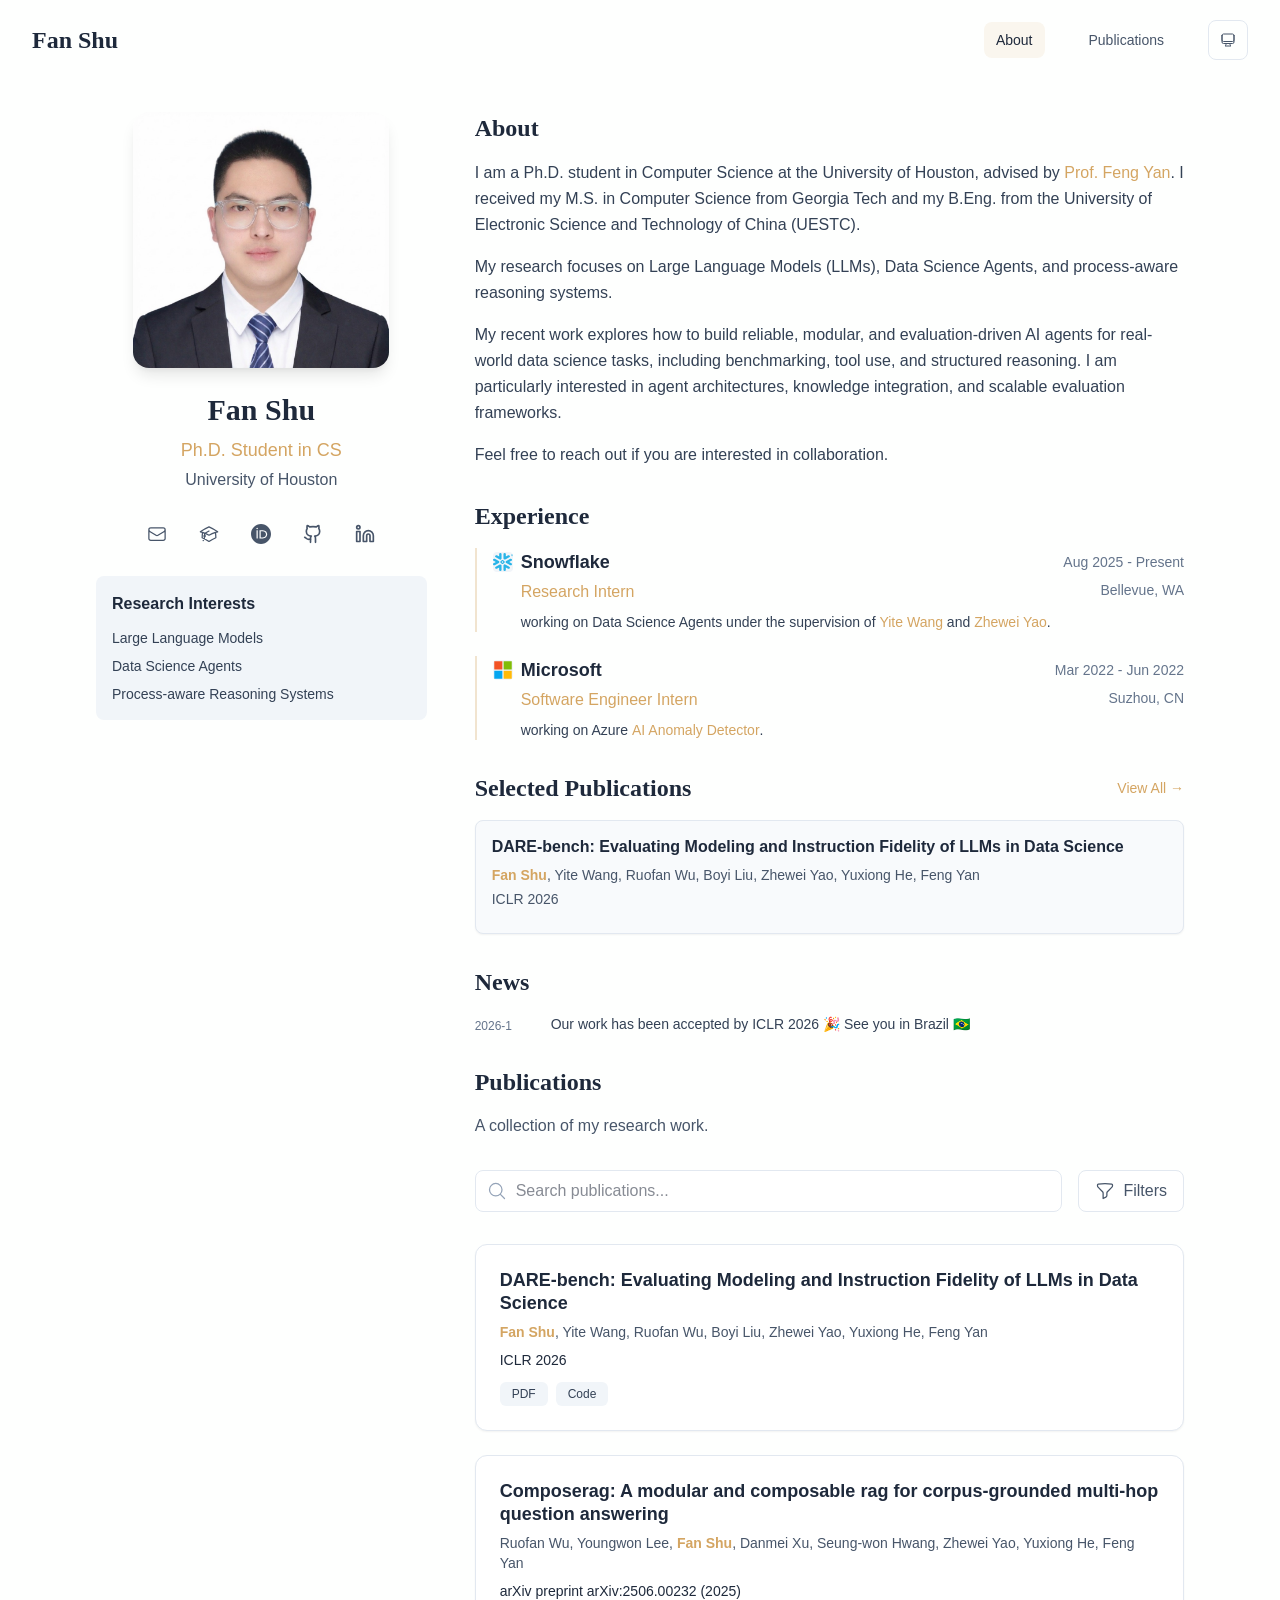
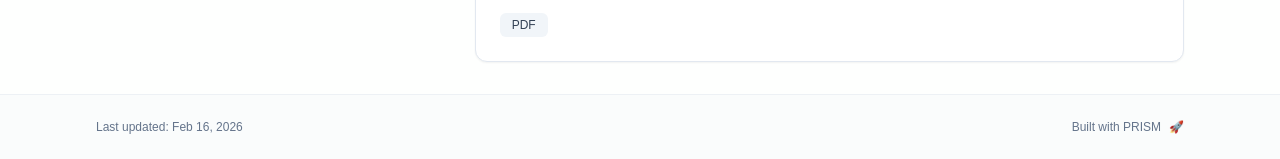
<file: index.html>
<!DOCTYPE html><html lang="en" class="scroll-smooth"><head><meta charSet="utf-8"/><meta name="viewport" content="width=device-width, initial-scale=1"/><link rel="preload" as="image" href="/shufan.jpeg"/><link rel="preload" as="image" href="/company_icon/Snowflake.svg"/><link rel="preload" as="image" href="/company_icon/microsoft.svg"/><link rel="stylesheet" href="/_next/static/css/719c2b56377aed66.css" data-precedence="next"/><link rel="preload" as="script" fetchPriority="low" href="/_next/static/chunks/webpack-679b75d1c4c2027c.js"/><script src="/_next/static/chunks/4bd1b696-70b6d399998de86a.js" async=""></script><script src="/_next/static/chunks/684-5aaa8290a129f299.js" async=""></script><script src="/_next/static/chunks/main-app-4a13977f232a47b5.js" async=""></script><script src="/_next/static/chunks/17-9c04c9413a9f9f1f.js" async=""></script><script src="/_next/static/chunks/874-6cc630662f3664af.js" async=""></script><script src="/_next/static/chunks/862-15038af301665bb3.js" async=""></script><script src="/_next/static/chunks/app/layout-05bda2a13d58d064.js" async=""></script><script src="/_next/static/chunks/873-6d5dea4355fe7ef1.js" async=""></script><script src="/_next/static/chunks/748-88b1a88a7c7088f0.js" async=""></script><script src="/_next/static/chunks/app/page-d7bfd9e85756e626.js" async=""></script><link rel="icon" href="/bloody-sword-svgrepo-com.svg" type="image/svg+xml"/><link rel="dns-prefetch" href="https://google-fonts.jialeliu.com"/><link rel="preconnect" href="https://google-fonts.jialeliu.com" crossorigin=""/><link rel="preload" as="style" href="https://google-fonts.jialeliu.com/css2?family=Inter:wght@300;400;500;600;700&amp;family=Crimson+Text:ital,wght@0,400;0,600;1,400&amp;display=swap"/><link rel="stylesheet" id="gfonts-css" href="https://google-fonts.jialeliu.com/css2?family=Inter:wght@300;400;500;600;700&amp;family=Crimson+Text:ital,wght@0,400;0,600;1,400&amp;display=swap" media="print"/><script>
              (function(){
                var l = document.getElementById('gfonts-css');
                if (!l) return;
                if (l.media !== 'all') {
                  l.addEventListener('load', function(){ try { l.media = 'all'; } catch(e){} });
                }
              })();
            </script><noscript><link rel="stylesheet" href="https://google-fonts.jialeliu.com/css2?family=Inter:wght@300;400;500;600;700&amp;family=Crimson+Text:ital,wght@0,400;0,600;1,400&amp;display=swap"/></noscript><script>
              try {
                const theme = localStorage.getItem('theme-storage');
                const parsed = theme ? JSON.parse(theme) : null;
                const setting = parsed?.state?.theme || 'system';
                const prefersDark = typeof window !== 'undefined' && window.matchMedia && window.matchMedia('(prefers-color-scheme: dark)').matches;
                const effective = setting === 'dark' ? 'dark' : (setting === 'light' ? 'light' : (prefersDark ? 'dark' : 'light'));
                var root = document.documentElement;
                root.classList.add(effective);
                root.setAttribute('data-theme', effective);
              } catch (e) {
                var root = document.documentElement;
                root.classList.add('light');
                root.setAttribute('data-theme', 'light');
              }
            </script><title>Fan Shu</title><meta name="description" content="Ph.D. Student in CS"/><meta name="author" content="Fan Shu"/><meta name="keywords" content="Fan Shu,PhD,Research,University of Houston"/><meta name="creator" content="Fan Shu"/><meta name="publisher" content="Fan Shu"/><meta property="og:title" content="Fan Shu"/><meta property="og:description" content="Ph.D. Student in CS"/><meta property="og:site_name" content="Fan Shu&#x27;s Academic Website"/><meta property="og:locale" content="en_US"/><meta property="og:type" content="website"/><meta name="twitter:card" content="summary"/><meta name="twitter:title" content="Fan Shu"/><meta name="twitter:description" content="Ph.D. Student in CS"/><link rel="icon" href="/bloody-sword-svgrepo-com.svg"/><script>document.querySelectorAll('body link[rel="icon"], body link[rel="apple-touch-icon"]').forEach(el => document.head.appendChild(el))</script><script src="/_next/static/chunks/polyfills-42372ed130431b0a.js" noModule=""></script></head><body class="font-sans antialiased"><div style="visibility:hidden"><nav class="fixed top-0 left-0 right-0 z-50" data-headlessui-state=""><div class="transition-all duration-300 ease-out bg-transparent" style="transform:translateY(-100px)"><div class="max-w-7xl mx-auto px-4 sm:px-6 lg:px-8"><div class="flex justify-between items-center h-16 lg:h-20"><div class="flex-shrink-0" tabindex="0"><a class="text-xl lg:text-2xl font-serif font-semibold text-primary hover:text-accent transition-colors duration-200" href="/">Fan Shu</a></div><div class="hidden lg:block"><div class="ml-10 flex items-center space-x-8"><div class="flex items-baseline space-x-8"><a class="relative px-3 py-2 text-sm font-medium transition-all duration-200 rounded hover:bg-accent/10 hover:shadow-sm text-primary" href="/#about"><span class="relative z-10">About</span><div class="absolute inset-0 bg-accent/10 rounded-lg"></div></a><a class="relative px-3 py-2 text-sm font-medium transition-all duration-200 rounded hover:bg-accent/10 hover:shadow-sm text-neutral-600 hover:text-primary" href="/#publications"><span class="relative z-10">Publications</span></a></div><div class="flex items-center justify-center w-10 h-10 rounded-lg border border-neutral-200 dark:border-[rgba(148,163,184,0.24)] bg-background dark:bg-neutral-800"><div class="w-4 h-4 rounded-full bg-neutral-300 animate-pulse"></div></div></div></div><div class="lg:hidden flex items-center space-x-2"><div class="flex items-center justify-center w-10 h-10 rounded-lg border border-neutral-200 dark:border-[rgba(148,163,184,0.24)] bg-background dark:bg-neutral-800"><div class="w-4 h-4 rounded-full bg-neutral-300 animate-pulse"></div></div><button class="inline-flex items-center justify-center p-2 rounded-md text-neutral-600 hover:text-primary hover:bg-neutral-100 dark:hover:bg-neutral-800 focus:outline-none focus:ring-2 focus:ring-inset focus:ring-accent transition-colors duration-200" id="headlessui-disclosure-button-«R5pdb»" type="button" aria-expanded="false" data-headlessui-state=""><span class="sr-only">Open main menu</span><div><svg xmlns="http://www.w3.org/2000/svg" fill="none" viewBox="0 0 24 24" stroke-width="1.5" stroke="currentColor" aria-hidden="true" data-slot="icon" class="block h-6 w-6"><path stroke-linecap="round" stroke-linejoin="round" d="M3.75 6.75h16.5M3.75 12h16.5m-16.5 5.25h16.5"></path></svg></div></button></div></div></div></div></nav><main class="min-h-screen pt-16 lg:pt-20"><div class="max-w-6xl mx-auto px-4 sm:px-6 lg:px-8 py-8 bg-background min-h-screen"><div class="grid grid-cols-1 lg:grid-cols-3 gap-12"><div class="lg:col-span-1"><div class="sticky top-8" style="opacity:0;transform:translateY(20px)"><div class="w-64 h-64 mx-auto mb-6 rounded-2xl overflow-hidden shadow-lg hover:shadow-xl transition-all duration-200 hover:scale-105"><img alt="Fan Shu" width="256" height="256" decoding="async" data-nimg="1" class="w-full h-full object-cover object-[32%_center]" style="color:transparent" src="/shufan.jpeg"/></div><div class="text-center mb-6"><h1 class="text-3xl font-serif font-bold text-primary mb-2">Fan Shu</h1><p class="text-lg text-accent font-medium mb-1">Ph.D. Student in CS</p><p class="text-neutral-600 mb-2">University of Houston</p></div><div class="flex flex-wrap justify-center gap-3 sm:gap-4 mb-6 relative px-2"><div class="relative"><button class="p-2 sm:p-2 transition-colors duration-200 text-neutral-600 dark:text-neutral-400 hover:text-accent" aria-label="Email"><svg xmlns="http://www.w3.org/2000/svg" fill="none" viewBox="0 0 24 24" stroke-width="1.5" stroke="currentColor" aria-hidden="true" data-slot="icon" class="h-5 w-5"><path stroke-linecap="round" stroke-linejoin="round" d="M21.75 6.75v10.5a2.25 2.25 0 0 1-2.25 2.25h-15a2.25 2.25 0 0 1-2.25-2.25V6.75m19.5 0A2.25 2.25 0 0 0 19.5 4.5h-15a2.25 2.25 0 0 0-2.25 2.25m19.5 0v.243a2.25 2.25 0 0 1-1.07 1.916l-7.5 4.615a2.25 2.25 0 0 1-2.36 0L3.32 8.91a2.25 2.25 0 0 1-1.07-1.916V6.75"></path></svg></button></div><a href="https://scholar.google.com/citations?hl=en&amp;user=0zEEb0kAAAAJ" target="_blank" rel="noopener noreferrer" class="p-2 sm:p-2 text-neutral-600 dark:text-neutral-400 hover:text-accent transition-colors duration-200" aria-label="Google Scholar"><svg xmlns="http://www.w3.org/2000/svg" fill="none" viewBox="0 0 24 24" stroke-width="1.5" stroke="currentColor" aria-hidden="true" data-slot="icon" class="h-5 w-5"><path stroke-linecap="round" stroke-linejoin="round" d="M4.26 10.147a60.438 60.438 0 0 0-.491 6.347A48.62 48.62 0 0 1 12 20.904a48.62 48.62 0 0 1 8.232-4.41 60.46 60.46 0 0 0-.491-6.347m-15.482 0a50.636 50.636 0 0 0-2.658-.813A59.906 59.906 0 0 1 12 3.493a59.903 59.903 0 0 1 10.399 5.84c-.896.248-1.783.52-2.658.814m-15.482 0A50.717 50.717 0 0 1 12 13.489a50.702 50.702 0 0 1 7.74-3.342M6.75 15a.75.75 0 1 0 0-1.5.75.75 0 0 0 0 1.5Zm0 0v-3.675A55.378 55.378 0 0 1 12 8.443m-7.007 11.55A5.981 5.981 0 0 0 6.75 15.75v-1.5"></path></svg></a><a href="https://orcid.org/0009-0007-6220-1501" target="_blank" rel="noopener noreferrer" class="p-2 sm:p-2 text-neutral-600 dark:text-neutral-400 hover:text-accent transition-colors duration-200" aria-label="ORCID"><svg viewBox="0 0 24 24" fill="currentColor" class="h-5 w-5" xmlns="http://www.w3.org/2000/svg"><path d="M12 0C5.372 0 0 5.372 0 12s5.372 12 12 12 12-5.372 12-12S18.628 0 12 0zM7.369 4.378c.525 0 .947.431.947.947s-.422.947-.947.947a.95.95 0 0 1-.947-.947c0-.525.422-.947.947-.947zm-.722 3.038h1.444v10.041H6.647V7.416zm3.562 0h3.9c3.712 0 5.344 2.653 5.344 5.025 0 2.578-2.016 5.025-5.325 5.025h-3.919V7.416zm1.444 1.303v7.444h2.297c3.272 0 4.022-2.484 4.022-3.722 0-2.016-1.284-3.722-4.097-3.722h-2.222z"></path></svg></a><a href="https://github.com/fan-shu" target="_blank" rel="noopener noreferrer" class="p-2 sm:p-2 text-neutral-600 dark:text-neutral-400 hover:text-accent transition-colors duration-200" aria-label="GitHub"><svg xmlns="http://www.w3.org/2000/svg" width="24" height="24" viewBox="0 0 24 24" fill="none" stroke="currentColor" stroke-width="2" stroke-linecap="round" stroke-linejoin="round" class="lucide lucide-github h-5 w-5" aria-hidden="true"><path d="M15 22v-4a4.8 4.8 0 0 0-1-3.5c3 0 6-2 6-5.5.08-1.25-.27-2.48-1-3.5.28-1.15.28-2.35 0-3.5 0 0-1 0-3 1.5-2.64-.5-5.36-.5-8 0C6 2 5 2 5 2c-.3 1.15-.3 2.35 0 3.5A5.403 5.403 0 0 0 4 9c0 3.5 3 5.5 6 5.5-.39.49-.68 1.05-.85 1.65-.17.6-.22 1.23-.15 1.85v4"></path><path d="M9 18c-4.51 2-5-2-7-2"></path></svg></a><a href="https://www.linkedin.com/in/fan-shu-1947811b9" target="_blank" rel="noopener noreferrer" class="p-2 sm:p-2 text-neutral-600 dark:text-neutral-400 hover:text-accent transition-colors duration-200" aria-label="LinkedIn"><svg xmlns="http://www.w3.org/2000/svg" width="24" height="24" viewBox="0 0 24 24" fill="none" stroke="currentColor" stroke-width="2" stroke-linecap="round" stroke-linejoin="round" class="lucide lucide-linkedin h-5 w-5" aria-hidden="true"><path d="M16 8a6 6 0 0 1 6 6v7h-4v-7a2 2 0 0 0-2-2 2 2 0 0 0-2 2v7h-4v-7a6 6 0 0 1 6-6z"></path><rect width="4" height="12" x="2" y="9"></rect><circle cx="4" cy="4" r="2"></circle></svg></a></div><div class="bg-neutral-100 dark:bg-neutral-800 rounded-lg p-4 mb-6 hover:shadow-lg transition-all duration-200 hover:scale-[1.02]"><h3 class="font-semibold text-primary mb-3">Research Interests</h3><div class="space-y-2 text-sm text-neutral-700 dark:text-neutral-500"><div>Large Language Models</div><div>Data Science Agents</div><div>Process-aware Reasoning Systems</div></div></div></div></div><div class="lg:col-span-2 space-y-8"><section id="about" class="scroll-mt-24 space-y-8"><section style="opacity:0;transform:translateY(20px)"><h2 class="text-2xl font-serif font-bold text-primary mb-4">About</h2><div class="text-neutral-700 dark:text-neutral-600 leading-relaxed"><p class="mb-4 last:mb-0">I am a Ph.D. student in Computer Science at the University of Houston, advised by <a href="https://www2.cs.uh.edu/~fyan/index.html" node="[object Object]" target="_blank" rel="noopener noreferrer" class="text-accent font-medium transition-all duration-200 rounded hover:bg-accent/10 hover:shadow-sm">Prof. Feng Yan</a>. I received my M.S. in Computer Science from Georgia Tech and my B.Eng. from the University of Electronic Science and Technology of China (UESTC).</p>
<p class="mb-4 last:mb-0">My research focuses on Large Language Models (LLMs), Data Science Agents, and process-aware reasoning systems.</p>
<p class="mb-4 last:mb-0">My recent work explores how to build reliable, modular, and evaluation-driven AI agents for real-world data science tasks, including benchmarking, tool use, and structured reasoning. I am particularly interested in agent architectures, knowledge integration, and scalable evaluation frameworks.</p>
<p class="mb-4 last:mb-0">Feel free to reach out if you are interested in collaboration.</p></div></section><section style="opacity:0;transform:translateY(20px)"><h2 class="text-2xl font-serif font-bold text-primary mb-4">Experience</h2><div class="space-y-6"><div class="border-l-2 border-accent/30 pl-4"><div class="flex flex-col sm:flex-row sm:items-center sm:justify-between mb-1"><div class="flex items-center gap-2"><img src="/company_icon/Snowflake.svg" alt="Snowflake" class="w-5 h-5 rounded object-contain bg-neutral-100 dark:bg-neutral-800"/><h3 class="text-lg font-semibold text-primary">Snowflake</h3></div><span class="text-sm text-neutral-500">Aug 2025 - Present</span></div><div class="pl-7"><div class="flex flex-col sm:flex-row sm:justify-between mb-2"><p class="text-base text-accent font-medium">Research Intern</p><span class="text-sm text-neutral-500">Bellevue, WA</span></div><div class="text-sm text-neutral-700 dark:text-neutral-600"><p>working on Data Science Agents under the supervision of <a href="https://yitewang.github.io/" node="[object Object]" target="_blank" rel="noopener noreferrer" class="text-accent font-medium transition-all duration-200 rounded hover:bg-accent/10 hover:shadow-sm">Yite Wang</a> and <a href="https://yaozhewei.github.io/" node="[object Object]" target="_blank" rel="noopener noreferrer" class="text-accent font-medium transition-all duration-200 rounded hover:bg-accent/10 hover:shadow-sm">Zhewei Yao</a>.</p></div></div></div><div class="border-l-2 border-accent/30 pl-4"><div class="flex flex-col sm:flex-row sm:items-center sm:justify-between mb-1"><div class="flex items-center gap-2"><img src="/company_icon/microsoft.svg" alt="Microsoft" class="w-5 h-5 rounded object-contain bg-neutral-100 dark:bg-neutral-800"/><h3 class="text-lg font-semibold text-primary">Microsoft</h3></div><span class="text-sm text-neutral-500">Mar 2022 - Jun 2022</span></div><div class="pl-7"><div class="flex flex-col sm:flex-row sm:justify-between mb-2"><p class="text-base text-accent font-medium">Software Engineer Intern</p><span class="text-sm text-neutral-500">Suzhou, CN</span></div><div class="text-sm text-neutral-700 dark:text-neutral-600"><p>working on Azure <a href="https://azure.microsoft.com/en-us/products/ai-services/ai-anomaly-detector" node="[object Object]" target="_blank" rel="noopener noreferrer" class="text-accent font-medium transition-all duration-200 rounded hover:bg-accent/10 hover:shadow-sm">AI Anomaly Detector</a>.</p></div></div></div></div></section><section style="opacity:0;transform:translateY(20px)"><div class="flex items-center justify-between mb-4"><h2 class="text-2xl font-serif font-bold text-primary">Selected Publications</h2><a class="text-accent hover:text-accent-dark text-sm font-medium transition-all duration-200 rounded hover:bg-accent/10 hover:shadow-sm" href="/#publications">View All →</a></div><div class="space-y-4"><div class="bg-neutral-50 dark:bg-neutral-800 p-4 rounded-lg shadow-sm border border-neutral-200 dark:border-[rgba(148,163,184,0.24)] hover:shadow-lg transition-all duration-200 hover:scale-[1.02]" style="opacity:0;transform:translateY(20px)"><h3 class="font-semibold text-primary mb-2 leading-tight">DARE-bench: Evaluating Modeling and Instruction Fidelity of LLMs in Data Science</h3><p class="text-sm text-neutral-600 dark:text-neutral-500 mb-1"><span><span class="font-semibold text-accent ">Fan Shu</span>, </span><span><span class=" ">Yite Wang</span>, </span><span><span class=" ">Ruofan Wu</span>, </span><span><span class=" ">Boyi Liu</span>, </span><span><span class=" ">Zhewei Yao</span>, </span><span><span class=" ">Yuxiong He</span>, </span><span><span class=" ">Feng Yan</span></span></p><p class="text-sm text-neutral-600 dark:text-neutral-500 mb-2">ICLR 2026</p></div></div></section><section style="opacity:0;transform:translateY(20px)"><h2 class="text-2xl font-serif font-bold text-primary mb-4">News</h2><div class="space-y-3"><div class="flex items-start space-x-3"><span class="text-xs text-neutral-500 mt-1 w-16 flex-shrink-0">2026-1</span><p class="text-sm text-neutral-700">Our work has been accepted by ICLR 2026 🎉 See you in Brazil 🇧🇷</p></div></div></section></section><section id="publications" class="scroll-mt-24 space-y-8"><div style="opacity:0;transform:translateY(20px)"><div class="mb-8"><h1 class="text-2xl font-serif font-bold text-primary mb-4">Publications</h1><p class="text-base text-neutral-600 dark:text-neutral-500 max-w-2xl">A collection of my research work.</p></div><div class="mb-8 space-y-4"><div class="flex flex-col sm:flex-row gap-4"><div class="relative flex-grow"><svg xmlns="http://www.w3.org/2000/svg" fill="none" viewBox="0 0 24 24" stroke-width="1.5" stroke="currentColor" aria-hidden="true" data-slot="icon" class="absolute left-3 top-1/2 transform -translate-y-1/2 h-5 w-5 text-neutral-400"><path stroke-linecap="round" stroke-linejoin="round" d="m21 21-5.197-5.197m0 0A7.5 7.5 0 1 0 5.196 5.196a7.5 7.5 0 0 0 10.607 10.607Z"></path></svg><input type="text" placeholder="Search publications..." class="w-full pl-10 pr-4 py-2 rounded-lg border border-neutral-200 dark:border-neutral-800 bg-white dark:bg-neutral-900 focus:ring-2 focus:ring-accent focus:border-transparent transition-all duration-200" value=""/></div><button class="flex items-center justify-center px-4 py-2 rounded-lg border transition-all duration-200 bg-white dark:bg-neutral-900 border-neutral-200 dark:border-neutral-800 text-neutral-600 hover:border-accent hover:text-accent"><svg xmlns="http://www.w3.org/2000/svg" fill="none" viewBox="0 0 24 24" stroke-width="1.5" stroke="currentColor" aria-hidden="true" data-slot="icon" class="h-5 w-5 mr-2"><path stroke-linecap="round" stroke-linejoin="round" d="M12 3c2.755 0 5.455.232 8.083.678.533.09.917.556.917 1.096v1.044a2.25 2.25 0 0 1-.659 1.591l-5.432 5.432a2.25 2.25 0 0 0-.659 1.591v2.927a2.25 2.25 0 0 1-1.244 2.013L9.75 21v-6.568a2.25 2.25 0 0 0-.659-1.591L3.659 7.409A2.25 2.25 0 0 1 3 5.818V4.774c0-.54.384-1.006.917-1.096A48.32 48.32 0 0 1 12 3Z"></path></svg>Filters</button></div></div><div class="space-y-6"><div class="bg-white dark:bg-neutral-900 p-6 rounded-xl shadow-sm border border-neutral-200 dark:border-neutral-800 hover:shadow-md transition-all duration-200" style="opacity:0;transform:translateY(20px)"><div class="flex flex-col md:flex-row gap-6"><div class="flex-grow"><h3 class="text-lg font-semibold text-primary mb-2 leading-tight">DARE-bench: Evaluating Modeling and Instruction Fidelity of LLMs in Data Science</h3><p class="text-sm text-neutral-600 dark:text-neutral-400 mb-2"><span><span class="font-semibold text-accent ">Fan Shu</span>, </span><span><span class=" ">Yite Wang</span>, </span><span><span class=" ">Ruofan Wu</span>, </span><span><span class=" ">Boyi Liu</span>, </span><span><span class=" ">Zhewei Yao</span>, </span><span><span class=" ">Yuxiong He</span>, </span><span><span class=" ">Feng Yan</span></span></p><p class="text-sm font-medium text-neutral-800 dark:text-neutral-600 mb-3">ICLR 2026</p><div class="flex flex-wrap gap-2 mt-auto"><a href="https://arxiv.org/pdf/2602.24288" target="_blank" rel="noopener noreferrer" class="inline-flex items-center px-3 py-1 rounded-md text-xs font-medium bg-neutral-100 dark:bg-neutral-800 text-neutral-700 dark:text-neutral-300 hover:bg-accent hover:text-white transition-colors">PDF</a><a href="https://github.com/Snowflake-Labs/dare-bench" target="_blank" rel="noopener noreferrer" class="inline-flex items-center px-3 py-1 rounded-md text-xs font-medium bg-neutral-100 dark:bg-neutral-800 text-neutral-700 dark:text-neutral-300 hover:bg-accent hover:text-white transition-colors">Code</a></div></div></div></div><div class="bg-white dark:bg-neutral-900 p-6 rounded-xl shadow-sm border border-neutral-200 dark:border-neutral-800 hover:shadow-md transition-all duration-200" style="opacity:0;transform:translateY(20px)"><div class="flex flex-col md:flex-row gap-6"><div class="flex-grow"><h3 class="text-lg font-semibold text-primary mb-2 leading-tight">Composerag: A modular and composable rag for corpus-grounded multi-hop question answering</h3><p class="text-sm text-neutral-600 dark:text-neutral-400 mb-2"><span><span class=" ">Ruofan Wu</span>, </span><span><span class=" ">Youngwon Lee</span>, </span><span><span class="font-semibold text-accent ">Fan Shu</span>, </span><span><span class=" ">Danmei Xu</span>, </span><span><span class=" ">Seung-won Hwang</span>, </span><span><span class=" ">Zhewei Yao</span>, </span><span><span class=" ">Yuxiong He</span>, </span><span><span class=" ">Feng Yan</span></span></p><p class="text-sm font-medium text-neutral-800 dark:text-neutral-600 mb-3">arXiv preprint arXiv:2506.00232<!-- --> (2025)</p><div class="flex flex-wrap gap-2 mt-auto"><a href="https://arxiv.org/pdf/2506.00232" target="_blank" rel="noopener noreferrer" class="inline-flex items-center px-3 py-1 rounded-md text-xs font-medium bg-neutral-100 dark:bg-neutral-800 text-neutral-700 dark:text-neutral-300 hover:bg-accent hover:text-white transition-colors">PDF</a></div></div></div></div></div></div></section></div></div></div><!--$--><!--/$--><!--$--><!--/$--></main><footer class="border-t border-neutral-200/50 bg-neutral-50/50 dark:bg-neutral-900/50 dark:border-neutral-700/50"><div class="max-w-6xl mx-auto px-4 sm:px-6 lg:px-8 py-6"><div class="flex flex-col sm:flex-row justify-between items-center gap-2"><p class="text-xs text-neutral-500">Last updated: <!-- -->Feb 16, 2026</p><p class="text-xs text-neutral-500 flex items-center"><a href="https://github.com/xyjoey/PRISM" target="_blank" rel="noopener noreferrer">Built with PRISM</a><span class="ml-2">🚀</span></p></div></div></footer></div><script src="/_next/static/chunks/webpack-679b75d1c4c2027c.js" async=""></script><script>(self.__next_f=self.__next_f||[]).push([0])</script><script>self.__next_f.push([1,"1:\"$Sreact.fragment\"\n2:I[3719,[\"17\",\"static/chunks/17-9c04c9413a9f9f1f.js\",\"874\",\"static/chunks/874-6cc630662f3664af.js\",\"862\",\"static/chunks/862-15038af301665bb3.js\",\"177\",\"static/chunks/app/layout-05bda2a13d58d064.js\"],\"ThemeProvider\"]\n3:I[768,[\"17\",\"static/chunks/17-9c04c9413a9f9f1f.js\",\"874\",\"static/chunks/874-6cc630662f3664af.js\",\"862\",\"static/chunks/862-15038af301665bb3.js\",\"177\",\"static/chunks/app/layout-05bda2a13d58d064.js\"],\"default\"]\n4:I[7555,[],\"\"]\n5:I[1295,[],\"\"]\n6:I[2548,[\"17\",\"static/chunks/17-9c04c9413a9f9f1f.js\",\"874\",\"static/chunks/874-6cc630662f3664af.js\",\"862\",\"static/chunks/862-15038af301665bb3.js\",\"177\",\"static/chunks/app/layout-05bda2a13d58d064.js\"],\"default\"]\n7:I[7437,[\"17\",\"static/chunks/17-9c04c9413a9f9f1f.js\",\"873\",\"static/chunks/873-6d5dea4355fe7ef1.js\",\"874\",\"static/chunks/874-6cc630662f3664af.js\",\"748\",\"static/chunks/748-88b1a88a7c7088f0.js\",\"974\",\"static/chunks/app/page-d7bfd9e85756e626.js\"],\"default\"]\n8:I[9507,[\"17\",\"static/chunks/17-9c04c9413a9f9f1f.js\",\"873\",\"static/chunks/873-6d5dea4355fe7ef1.js\",\"874\",\"static/chunks/874-6cc630662f3664af.js\",\"748\",\"static/chunks/748-88b1a88a7c7088f0.js\",\"974\",\"static/chunks/app/page-d7bfd9e85756e626.js\"],\"default\"]\n9:I[4876,[\"17\",\"static/chunks/17-9c04c9413a9f9f1f.js\",\"873\",\"static/chunks/873-6d5dea4355fe7ef1.js\",\"874\",\"static/chunks/874-6cc630662f3664af.js\",\"748\",\"static/chunks/748-88b1a88a7c7088f0.js\",\"974\",\"static/chunks/app/page-d7bfd9e85756e626.js\"],\"default\"]\na:I[5218,[\"17\",\"static/chunks/17-9c04c9413a9f9f1f.js\",\"873\",\"static/chunks/873-6d5dea4355fe7ef1.js\",\"874\",\"static/chunks/874-6cc630662f3664af.js\",\"748\",\"static/chunks/748-88b1a88a7c7088f0.js\",\"974\",\"static/chunks/app/page-d7bfd9e85756e626.js\"],\"default\"]\nb:I[1990,[\"17\",\"static/chunks/17-9c04c9413a9f9f1f.js\",\"873\",\"static/chunks/873-6d5dea4355fe7ef1.js\",\"874\",\"static/chunks/874-6cc630662f3664af.js\",\"748\",\"static/chunks/748-88b1a88a7c7088f0.js\",\"974\",\"static/chunks/app/page-d7bfd9e85756e626.js\"],\"default\"]\nc:I[6669,[\"17\",\"static/chunks/17-9c04c9413a9f9f1f.js\",\"873\",\"static/chunks/873-6d5"])</script><script>self.__next_f.push([1,"dea4355fe7ef1.js\",\"874\",\"static/chunks/874-6cc630662f3664af.js\",\"748\",\"static/chunks/748-88b1a88a7c7088f0.js\",\"974\",\"static/chunks/app/page-d7bfd9e85756e626.js\"],\"default\"]\nd:I[9665,[],\"MetadataBoundary\"]\nf:I[9665,[],\"OutletBoundary\"]\n12:I[4911,[],\"AsyncMetadataOutlet\"]\n14:I[9665,[],\"ViewportBoundary\"]\n16:I[6614,[],\"\"]\n:HL[\"/_next/static/css/719c2b56377aed66.css\",\"style\"]\n"])</script><script>self.__next_f.push([1,"0:{\"P\":null,\"b\":\"MgyG03Im1QNBf_OMQHr-7\",\"p\":\"\",\"c\":[\"\",\"\"],\"i\":false,\"f\":[[[\"\",{\"children\":[\"__PAGE__\",{}]},\"$undefined\",\"$undefined\",true],[\"\",[\"$\",\"$1\",\"c\",{\"children\":[[[\"$\",\"link\",\"0\",{\"rel\":\"stylesheet\",\"href\":\"/_next/static/css/719c2b56377aed66.css\",\"precedence\":\"next\",\"crossOrigin\":\"$undefined\",\"nonce\":\"$undefined\"}]],[\"$\",\"html\",null,{\"lang\":\"en\",\"className\":\"scroll-smooth\",\"suppressHydrationWarning\":true,\"children\":[[\"$\",\"head\",null,{\"children\":[[\"$\",\"link\",null,{\"rel\":\"icon\",\"href\":\"/bloody-sword-svgrepo-com.svg\",\"type\":\"image/svg+xml\"}],[\"$\",\"link\",null,{\"rel\":\"dns-prefetch\",\"href\":\"https://google-fonts.jialeliu.com\"}],[\"$\",\"link\",null,{\"rel\":\"preconnect\",\"href\":\"https://google-fonts.jialeliu.com\",\"crossOrigin\":\"\"}],[\"$\",\"link\",null,{\"rel\":\"preload\",\"as\":\"style\",\"href\":\"https://google-fonts.jialeliu.com/css2?family=Inter:wght@300;400;500;600;700\u0026family=Crimson+Text:ital,wght@0,400;0,600;1,400\u0026display=swap\"}],[\"$\",\"link\",null,{\"rel\":\"stylesheet\",\"id\":\"gfonts-css\",\"href\":\"https://google-fonts.jialeliu.com/css2?family=Inter:wght@300;400;500;600;700\u0026family=Crimson+Text:ital,wght@0,400;0,600;1,400\u0026display=swap\",\"media\":\"print\"}],[\"$\",\"script\",null,{\"dangerouslySetInnerHTML\":{\"__html\":\"\\n              (function(){\\n                var l = document.getElementById('gfonts-css');\\n                if (!l) return;\\n                if (l.media !== 'all') {\\n                  l.addEventListener('load', function(){ try { l.media = 'all'; } catch(e){} });\\n                }\\n              })();\\n            \"}}],[\"$\",\"noscript\",null,{\"children\":[\"$\",\"link\",null,{\"rel\":\"stylesheet\",\"href\":\"https://google-fonts.jialeliu.com/css2?family=Inter:wght@300;400;500;600;700\u0026family=Crimson+Text:ital,wght@0,400;0,600;1,400\u0026display=swap\"}]}],[\"$\",\"script\",null,{\"dangerouslySetInnerHTML\":{\"__html\":\"\\n              try {\\n                const theme = localStorage.getItem('theme-storage');\\n                const parsed = theme ? JSON.parse(theme) : null;\\n                const setting = parsed?.state?.theme || 'system';\\n                const prefersDark = typeof window !== 'undefined' \u0026\u0026 window.matchMedia \u0026\u0026 window.matchMedia('(prefers-color-scheme: dark)').matches;\\n                const effective = setting === 'dark' ? 'dark' : (setting === 'light' ? 'light' : (prefersDark ? 'dark' : 'light'));\\n                var root = document.documentElement;\\n                root.classList.add(effective);\\n                root.setAttribute('data-theme', effective);\\n              } catch (e) {\\n                var root = document.documentElement;\\n                root.classList.add('light');\\n                root.setAttribute('data-theme', 'light');\\n              }\\n            \"}}]]}],[\"$\",\"body\",null,{\"className\":\"font-sans antialiased\",\"children\":[\"$\",\"$L2\",null,{\"children\":[[\"$\",\"$L3\",null,{\"items\":[{\"title\":\"About\",\"type\":\"page\",\"target\":\"about\",\"href\":\"/\"},{\"title\":\"Publications\",\"type\":\"page\",\"target\":\"publications\",\"href\":\"/publications\"}],\"siteTitle\":\"Fan Shu\",\"enableOnePageMode\":true}],[\"$\",\"main\",null,{\"className\":\"min-h-screen pt-16 lg:pt-20\",\"children\":[\"$\",\"$L4\",null,{\"parallelRouterKey\":\"children\",\"error\":\"$undefined\",\"errorStyles\":\"$undefined\",\"errorScripts\":\"$undefined\",\"template\":[\"$\",\"$L5\",null,{}],\"templateStyles\":\"$undefined\",\"templateScripts\":\"$undefined\",\"notFound\":[[[\"$\",\"title\",null,{\"children\":\"404: This page could not be found.\"}],[\"$\",\"div\",null,{\"style\":{\"fontFamily\":\"system-ui,\\\"Segoe UI\\\",Roboto,Helvetica,Arial,sans-serif,\\\"Apple Color Emoji\\\",\\\"Segoe UI Emoji\\\"\",\"height\":\"100vh\",\"textAlign\":\"center\",\"display\":\"flex\",\"flexDirection\":\"column\",\"alignItems\":\"center\",\"justifyContent\":\"center\"},\"children\":[\"$\",\"div\",null,{\"children\":[[\"$\",\"style\",null,{\"dangerouslySetInnerHTML\":{\"__html\":\"body{color:#000;background:#fff;margin:0}.next-error-h1{border-right:1px solid rgba(0,0,0,.3)}@media (prefers-color-scheme:dark){body{color:#fff;background:#000}.next-error-h1{border-right:1px solid rgba(255,255,255,.3)}}\"}}],[\"$\",\"h1\",null,{\"className\":\"next-error-h1\",\"style\":{\"display\":\"inline-block\",\"margin\":\"0 20px 0 0\",\"padding\":\"0 23px 0 0\",\"fontSize\":24,\"fontWeight\":500,\"verticalAlign\":\"top\",\"lineHeight\":\"49px\"},\"children\":404}],[\"$\",\"div\",null,{\"style\":{\"display\":\"inline-block\"},\"children\":[\"$\",\"h2\",null,{\"style\":{\"fontSize\":14,\"fontWeight\":400,\"lineHeight\":\"49px\",\"margin\":0},\"children\":\"This page could not be found.\"}]}]]}]}]],[]],\"forbidden\":\"$undefined\",\"unauthorized\":\"$undefined\"}]}],[\"$\",\"$L6\",null,{\"lastUpdated\":\"Feb 16, 2026\"}]]}]}]]}]]}],{\"children\":[\"__PAGE__\",[\"$\",\"$1\",\"c\",{\"children\":[[\"$\",\"div\",null,{\"className\":\"max-w-6xl mx-auto px-4 sm:px-6 lg:px-8 py-8 bg-background min-h-screen\",\"children\":[\"$\",\"div\",null,{\"className\":\"grid grid-cols-1 lg:grid-cols-3 gap-12\",\"children\":[[\"$\",\"div\",null,{\"className\":\"lg:col-span-1\",\"children\":[\"$\",\"$L7\",null,{\"author\":{\"name\":\"Fan Shu\",\"title\":\"Ph.D. Student in CS\",\"institution\":\"University of Houston\",\"avatar\":\"/shufan.jpeg\"},\"social\":{\"email\":\"fshu@cougarnet.uh.edu\",\"google_scholar\":\"https://scholar.google.com/citations?hl=en\u0026user=0zEEb0kAAAAJ\",\"orcid\":\"https://orcid.org/0009-0007-6220-1501\",\"github\":\"https://github.com/fan-shu\",\"linkedin\":\"https://www.linkedin.com/in/fan-shu-1947811b9\"},\"features\":{\"enable_likes\":false,\"enable_one_page_mode\":true},\"researchInterests\":[\"Large Language Models\",\"Data Science Agents\",\"Process-aware Reasoning Systems\"]}]}],[\"$\",\"div\",null,{\"className\":\"lg:col-span-2 space-y-8\",\"children\":[[\"$\",\"section\",\"about\",{\"id\":\"about\",\"className\":\"scroll-mt-24 space-y-8\",\"children\":[[[\"$\",\"$L8\",\"about\",{\"content\":\"I am a Ph.D. student in Computer Science at the University of Houston, advised by [Prof. Feng Yan](https://www2.cs.uh.edu/~fyan/index.html). I received my M.S. in Computer Science from Georgia Tech and my B.Eng. from the University of Electronic Science and Technology of China (UESTC).\\n\\nMy research focuses on Large Language Models (LLMs), Data Science Agents, and process-aware reasoning systems.\\n\\nMy recent work explores how to build reliable, modular, and evaluation-driven AI agents for real-world data science tasks, including benchmarking, tool use, and structured reasoning. I am particularly interested in agent architectures, knowledge integration, and scalable evaluation frameworks.\\n\\nFeel free to reach out if you are interested in collaboration.\\n\",\"title\":\"About\"}],[\"$\",\"$L9\",\"experience\",{\"items\":[{\"company\":\"Snowflake\",\"role\":\"Research Intern\",\"duration\":\"Aug 2025 - Present\",\"location\":\"Bellevue, WA\",\"description\":\"working on Data Science Agents under the supervision of [Yite Wang](https://yitewang.github.io/) and [Zhewei Yao](https://yaozhewei.github.io/).\",\"icon_url\":\"/company_icon/Snowflake.svg\"},{\"company\":\"Microsoft\",\"role\":\"Software Engineer Intern\",\"duration\":\"Mar 2022 - Jun 2022\",\"location\":\"Suzhou, CN\",\"description\":\"working on Azure [AI Anomaly Detector](https://azure.microsoft.com/en-us/products/ai-services/ai-anomaly-detector).\",\"icon_url\":\"/company_icon/microsoft.svg\"}],\"title\":\"Experience\"}],[\"$\",\"$La\",\"featured_publications\",{\"publications\":[{\"id\":\"shu2026darebenchevaluatingmodelinginstruction\",\"title\":\"DARE-bench: Evaluating Modeling and Instruction Fidelity of LLMs in Data Science\",\"authors\":[{\"name\":\"Fan Shu\",\"isHighlighted\":true,\"isCorresponding\":false,\"isCoAuthor\":false},{\"name\":\"Yite Wang\",\"isHighlighted\":false,\"isCorresponding\":false,\"isCoAuthor\":false},{\"name\":\"Ruofan Wu\",\"isHighlighted\":false,\"isCorresponding\":false,\"isCoAuthor\":false},{\"name\":\"Boyi Liu\",\"isHighlighted\":false,\"isCorresponding\":false,\"isCoAuthor\":false},{\"name\":\"Zhewei Yao\",\"isHighlighted\":false,\"isCorresponding\":false,\"isCoAuthor\":false},{\"name\":\"Yuxiong He\",\"isHighlighted\":false,\"isCorresponding\":false,\"isCoAuthor\":false},{\"name\":\"Feng Yan\",\"isHighlighted\":false,\"isCorresponding\":false,\"isCoAuthor\":false}],\"year\":2026,\"type\":\"preprint\",\"status\":\"published\",\"tags\":[],\"keywords\":\"$0:f:0:1:2:children:1:props:children:0:props:children:props:children:1:props:children:0:props:children:0:2:props:publications:0:tags\",\"researchArea\":\"machine-learning\",\"journal\":\"\",\"conference\":\"ICLR 2026\",\"code\":\"https://github.com/Snowflake-Labs/dare-bench\",\"pdfUrl\":\"https://arxiv.org/pdf/2602.24288\",\"abstract\":\"\",\"description\":\"\",\"selected\":true,\"bibtex\":\"@misc{shu2026darebenchevaluatingmodelinginstruction,\\n  title = {DARE-bench: Evaluating Modeling and Instruction Fidelity of LLMs in Data Science},\\n  author = {Fan Shu and Yite Wang and Ruofan Wu and Boyi Liu and Zhewei Yao and Yuxiong He and Feng Yan},\\n  booktitle = {ICLR 2026},\\n  year = {2026},\\n  archivePrefix = {arXiv},\\n  primaryClass = {cs.AI},\\n  pdf = {https://arxiv.org/pdf/2602.24288}\\n}\"}],\"title\":\"Selected Publications\",\"enableOnePageMode\":true}],[\"$\",\"$Lb\",\"news\",{\"items\":[{\"date\":\"2026-1\",\"content\":\"Our work has been accepted by ICLR 2026 🎉 See you in Brazil 🇧🇷\"}],\"title\":\"News\"}]],false,false,false]}],[\"$\",\"section\",\"publications\",{\"id\":\"publications\",\"className\":\"scroll-mt-24 space-y-8\",\"children\":[false,[\"$\",\"$Lc\",null,{\"config\":{\"type\":\"publication\",\"title\":\"Publications\",\"description\":\"A collection of my research work.\",\"source\":\"publications.bib\"},\"publications\":[{\"id\":\"shu2026darebenchevaluatingmodelinginstruction\",\"title\":\"DARE-bench: Evaluating Modeling and Instruction Fidelity of LLMs in Data Science\",\"authors\":[{\"name\":\"Fan Shu\",\"isHighlighted\":true,\"isCorresponding\":false,\"isCoAuthor\":false},{\"name\":\"Yite Wang\",\"isHighlighted\":false,\"isCorresponding\":false,\"isCoAuthor\":false},{\"name\":\"Ruofan Wu\",\"isHighlighted\":false,\"isCorresponding\":false,\"isCoAuthor\":false},{\"name\":\"Boyi Liu\",\"isHighlighted\":false,\"isCorresponding\":false,\"isCoAuthor\":false},{\"name\":\"Zhewei Yao\",\"isHighlighted\":false,\"isCorresponding\":false,\"isCoAuthor\":false},{\"name\":\"Yuxiong He\",\"isHighlighted\":false,\"isCorresponding\":false,\"isCoAuthor\":false},{\"name\":\"Feng Yan\",\"isHighlighted\":false,\"isCorresponding\":false,\"isCoAuthor\":false}],\"year\":2026,\"type\":\"preprint\",\"status\":\"published\",\"tags\":[],\"keywords\":\"$0:f:0:1:2:children:1:props:children:0:props:children:props:children:1:props:children:1:props:children:1:props:publications:0:tags\",\"researchArea\":\"machine-learning\",\"journal\":\"\",\"conference\":\"ICLR 2026\",\"code\":\"https://github.com/Snowflake-Labs/dare-bench\",\"pdfUrl\":\"https://arxiv.org/pdf/2602.24288\",\"abstract\":\"\",\"description\":\"\",\"selected\":true,\"bibtex\":\"@misc{shu2026darebenchevaluatingmodelinginstruction,\\n  title = {DARE-bench: Evaluating Modeling and Instruction Fidelity of LLMs in Data Science},\\n  author = {Fan Shu and Yite Wang and Ruofan Wu and Boyi Liu and Zhewei Yao and Yuxiong He and Feng Yan},\\n  booktitle = {ICLR 2026},\\n  year = {2026},\\n  archivePrefix = {arXiv},\\n  primaryClass = {cs.AI},\\n  pdf = {https://arxiv.org/pdf/2602.24288}\\n}\"},{\"id\":\"wu2025composerag\",\"title\":\"Composerag: A modular and composable rag for corpus-grounded multi-hop question answering\",\"authors\":[{\"name\":\"Ruofan Wu\",\"isHighlighted\":false,\"isCorresponding\":false,\"isCoAuthor\":false},{\"name\":\"Youngwon Lee\",\"isHighlighted\":false,\"isCorresponding\":false,\"isCoAuthor\":false},{\"name\":\"Fan Shu\",\"isHighlighted\":true,\"isCorresponding\":false,\"isCoAuthor\":false},{\"name\":\"Danmei Xu\",\"isHighlighted\":false,\"isCorresponding\":false,\"isCoAuthor\":false},{\"name\":\"Seung-won Hwang\",\"isHighlighted\":false,\"isCorresponding\":false,\"isCoAuthor\":false},{\"name\":\"Zhewei Yao\",\"isHighlighted\":false,\"isCorresponding\":false,\"isCoAuthor\":false},{\"name\":\"Yuxiong He\",\"isHighlighted\":false,\"isCorresponding\":false,\"isCoAuthor\":false},{\"name\":\"Feng Yan\",\"isHighlighted\":false,\"isCorresponding\":false,\"isCoAuthor\":false}],\"year\":2025,\"type\":\"journal\",\"status\":\"published\",\"tags\":[],\"keywords\":\"$0:f:0:1:2:children:1:props:children:0:props:children:props:children:1:props:children:1:props:children:1:props:publications:1:tags\",\"researchArea\":\"machine-learning\",\"journal\":\"arXiv preprint arXiv:2506.00232\",\"conference\":\"\",\"pdfUrl\":\"https://arxiv.org/pdf/2506.00232\",\"abstract\":\"\",\"description\":\"\",\"selected\":false,\"bibtex\":\"@article{wu2025composerag,\\n  title = {Composerag: A modular and composable rag for corpus-grounded multi-hop question answering},\\n  author = {Wu, Ruofan and Lee, Youngwon and Shu, Fan and Xu, Danmei and Hwang, Seung-won and Yao, Zhewei and He, Yuxiong and Yan, Feng},\\n  journal = {arXiv preprint arXiv:2506.00232},\\n  year = {2025},\\n  pdf = {https://arxiv.org/pdf/2506.00232}\\n}\"}],\"embedded\":true}],false,false]}]]}]]}]}],[\"$\",\"$Ld\",null,{\"children\":\"$Le\"}],null,[\"$\",\"$Lf\",null,{\"children\":[\"$L10\",\"$L11\",[\"$\",\"$L12\",null,{\"promise\":\"$@13\"}]]}]]}],{},null,false]},null,false],[\"$\",\"$1\",\"h\",{\"children\":[null,[\"$\",\"$1\",\"MD64UFkcBnwHV7qUjb3kh\",{\"children\":[[\"$\",\"$L14\",null,{\"children\":\"$L15\"}],null]}],null]}],false]],\"m\":\"$undefined\",\"G\":[\"$16\",\"$undefined\"],\"s\":false,\"S\":true}\n"])</script><script>self.__next_f.push([1,"17:\"$Sreact.suspense\"\n18:I[4911,[],\"AsyncMetadata\"]\ne:[\"$\",\"$17\",null,{\"fallback\":null,\"children\":[\"$\",\"$L18\",null,{\"promise\":\"$@19\"}]}]\n"])</script><script>self.__next_f.push([1,"11:null\n"])</script><script>self.__next_f.push([1,"15:[[\"$\",\"meta\",\"0\",{\"charSet\":\"utf-8\"}],[\"$\",\"meta\",\"1\",{\"name\":\"viewport\",\"content\":\"width=device-width, initial-scale=1\"}]]\n10:null\n"])</script><script>self.__next_f.push([1,"19:{\"metadata\":[[\"$\",\"title\",\"0\",{\"children\":\"Fan Shu\"}],[\"$\",\"meta\",\"1\",{\"name\":\"description\",\"content\":\"Ph.D. Student in CS\"}],[\"$\",\"meta\",\"2\",{\"name\":\"author\",\"content\":\"Fan Shu\"}],[\"$\",\"meta\",\"3\",{\"name\":\"keywords\",\"content\":\"Fan Shu,PhD,Research,University of Houston\"}],[\"$\",\"meta\",\"4\",{\"name\":\"creator\",\"content\":\"Fan Shu\"}],[\"$\",\"meta\",\"5\",{\"name\":\"publisher\",\"content\":\"Fan Shu\"}],[\"$\",\"meta\",\"6\",{\"property\":\"og:title\",\"content\":\"Fan Shu\"}],[\"$\",\"meta\",\"7\",{\"property\":\"og:description\",\"content\":\"Ph.D. Student in CS\"}],[\"$\",\"meta\",\"8\",{\"property\":\"og:site_name\",\"content\":\"Fan Shu's Academic Website\"}],[\"$\",\"meta\",\"9\",{\"property\":\"og:locale\",\"content\":\"en_US\"}],[\"$\",\"meta\",\"10\",{\"property\":\"og:type\",\"content\":\"website\"}],[\"$\",\"meta\",\"11\",{\"name\":\"twitter:card\",\"content\":\"summary\"}],[\"$\",\"meta\",\"12\",{\"name\":\"twitter:title\",\"content\":\"Fan Shu\"}],[\"$\",\"meta\",\"13\",{\"name\":\"twitter:description\",\"content\":\"Ph.D. Student in CS\"}],[\"$\",\"link\",\"14\",{\"rel\":\"icon\",\"href\":\"/bloody-sword-svgrepo-com.svg\"}]],\"error\":null,\"digest\":\"$undefined\"}\n13:{\"metadata\":\"$19:metadata\",\"error\":null,\"digest\":\"$undefined\"}\n"])</script></body></html>
</file>
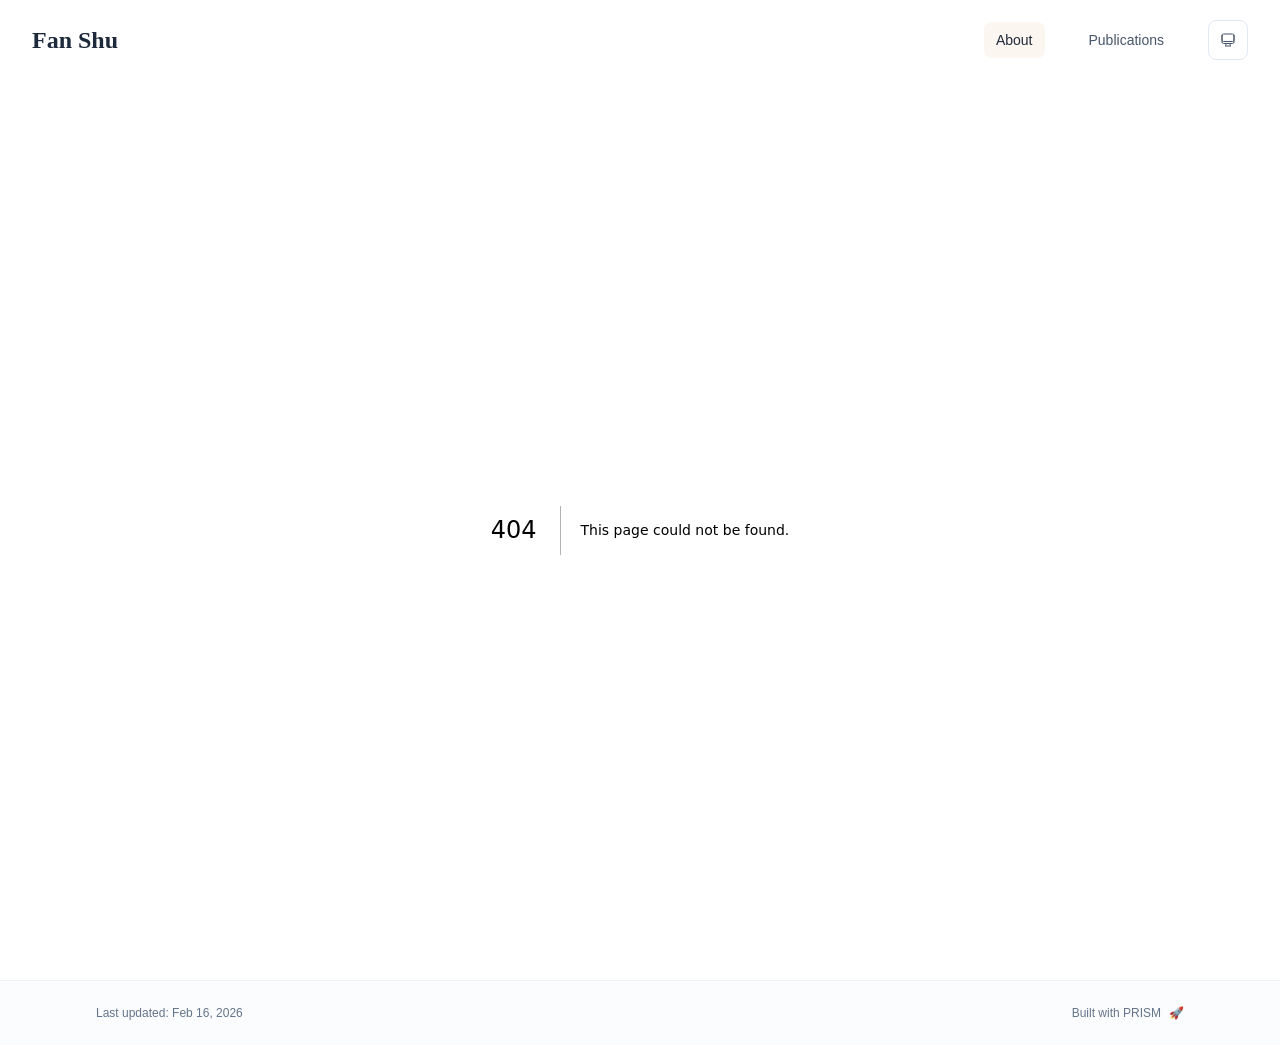
<file: 404/index.html>
<!DOCTYPE html><html lang="en" class="scroll-smooth"><head><meta charSet="utf-8"/><meta name="viewport" content="width=device-width, initial-scale=1"/><link rel="stylesheet" href="/_next/static/css/719c2b56377aed66.css" data-precedence="next"/><link rel="preload" as="script" fetchPriority="low" href="/_next/static/chunks/webpack-679b75d1c4c2027c.js"/><script src="/_next/static/chunks/4bd1b696-70b6d399998de86a.js" async=""></script><script src="/_next/static/chunks/684-5aaa8290a129f299.js" async=""></script><script src="/_next/static/chunks/main-app-4a13977f232a47b5.js" async=""></script><script src="/_next/static/chunks/17-9c04c9413a9f9f1f.js" async=""></script><script src="/_next/static/chunks/874-6cc630662f3664af.js" async=""></script><script src="/_next/static/chunks/862-15038af301665bb3.js" async=""></script><script src="/_next/static/chunks/app/layout-05bda2a13d58d064.js" async=""></script><meta name="robots" content="noindex"/><title>404: This page could not be found.</title><link rel="icon" href="/bloody-sword-svgrepo-com.svg" type="image/svg+xml"/><link rel="dns-prefetch" href="https://google-fonts.jialeliu.com"/><link rel="preconnect" href="https://google-fonts.jialeliu.com" crossorigin=""/><link rel="preload" as="style" href="https://google-fonts.jialeliu.com/css2?family=Inter:wght@300;400;500;600;700&amp;family=Crimson+Text:ital,wght@0,400;0,600;1,400&amp;display=swap"/><link rel="stylesheet" id="gfonts-css" href="https://google-fonts.jialeliu.com/css2?family=Inter:wght@300;400;500;600;700&amp;family=Crimson+Text:ital,wght@0,400;0,600;1,400&amp;display=swap" media="print"/><script>
              (function(){
                var l = document.getElementById('gfonts-css');
                if (!l) return;
                if (l.media !== 'all') {
                  l.addEventListener('load', function(){ try { l.media = 'all'; } catch(e){} });
                }
              })();
            </script><noscript><link rel="stylesheet" href="https://google-fonts.jialeliu.com/css2?family=Inter:wght@300;400;500;600;700&amp;family=Crimson+Text:ital,wght@0,400;0,600;1,400&amp;display=swap"/></noscript><script>
              try {
                const theme = localStorage.getItem('theme-storage');
                const parsed = theme ? JSON.parse(theme) : null;
                const setting = parsed?.state?.theme || 'system';
                const prefersDark = typeof window !== 'undefined' && window.matchMedia && window.matchMedia('(prefers-color-scheme: dark)').matches;
                const effective = setting === 'dark' ? 'dark' : (setting === 'light' ? 'light' : (prefersDark ? 'dark' : 'light'));
                var root = document.documentElement;
                root.classList.add(effective);
                root.setAttribute('data-theme', effective);
              } catch (e) {
                var root = document.documentElement;
                root.classList.add('light');
                root.setAttribute('data-theme', 'light');
              }
            </script><title>Fan Shu</title><meta name="description" content="Ph.D. Student in CS"/><meta name="author" content="Fan Shu"/><meta name="keywords" content="Fan Shu,PhD,Research,University of Houston"/><meta name="creator" content="Fan Shu"/><meta name="publisher" content="Fan Shu"/><meta property="og:title" content="Fan Shu"/><meta property="og:description" content="Ph.D. Student in CS"/><meta property="og:site_name" content="Fan Shu&#x27;s Academic Website"/><meta property="og:locale" content="en_US"/><meta property="og:type" content="website"/><meta name="twitter:card" content="summary"/><meta name="twitter:title" content="Fan Shu"/><meta name="twitter:description" content="Ph.D. Student in CS"/><link rel="icon" href="/bloody-sword-svgrepo-com.svg"/><script>document.querySelectorAll('body link[rel="icon"], body link[rel="apple-touch-icon"]').forEach(el => document.head.appendChild(el))</script><script src="/_next/static/chunks/polyfills-42372ed130431b0a.js" noModule=""></script></head><body class="font-sans antialiased"><div style="visibility:hidden"><nav class="fixed top-0 left-0 right-0 z-50" data-headlessui-state=""><div class="transition-all duration-300 ease-out bg-transparent" style="transform:translateY(-100px)"><div class="max-w-7xl mx-auto px-4 sm:px-6 lg:px-8"><div class="flex justify-between items-center h-16 lg:h-20"><div class="flex-shrink-0" tabindex="0"><a class="text-xl lg:text-2xl font-serif font-semibold text-primary hover:text-accent transition-colors duration-200" href="/">Fan Shu</a></div><div class="hidden lg:block"><div class="ml-10 flex items-center space-x-8"><div class="flex items-baseline space-x-8"><a class="relative px-3 py-2 text-sm font-medium transition-all duration-200 rounded hover:bg-accent/10 hover:shadow-sm text-primary" href="/#about"><span class="relative z-10">About</span><div class="absolute inset-0 bg-accent/10 rounded-lg"></div></a><a class="relative px-3 py-2 text-sm font-medium transition-all duration-200 rounded hover:bg-accent/10 hover:shadow-sm text-neutral-600 hover:text-primary" href="/#publications"><span class="relative z-10">Publications</span></a></div><div class="flex items-center justify-center w-10 h-10 rounded-lg border border-neutral-200 dark:border-[rgba(148,163,184,0.24)] bg-background dark:bg-neutral-800"><div class="w-4 h-4 rounded-full bg-neutral-300 animate-pulse"></div></div></div></div><div class="lg:hidden flex items-center space-x-2"><div class="flex items-center justify-center w-10 h-10 rounded-lg border border-neutral-200 dark:border-[rgba(148,163,184,0.24)] bg-background dark:bg-neutral-800"><div class="w-4 h-4 rounded-full bg-neutral-300 animate-pulse"></div></div><button class="inline-flex items-center justify-center p-2 rounded-md text-neutral-600 hover:text-primary hover:bg-neutral-100 dark:hover:bg-neutral-800 focus:outline-none focus:ring-2 focus:ring-inset focus:ring-accent transition-colors duration-200" id="headlessui-disclosure-button-«R5pdb»" type="button" aria-expanded="false" data-headlessui-state=""><span class="sr-only">Open main menu</span><div><svg xmlns="http://www.w3.org/2000/svg" fill="none" viewBox="0 0 24 24" stroke-width="1.5" stroke="currentColor" aria-hidden="true" data-slot="icon" class="block h-6 w-6"><path stroke-linecap="round" stroke-linejoin="round" d="M3.75 6.75h16.5M3.75 12h16.5m-16.5 5.25h16.5"></path></svg></div></button></div></div></div></div></nav><main class="min-h-screen pt-16 lg:pt-20"><div style="font-family:system-ui,&quot;Segoe UI&quot;,Roboto,Helvetica,Arial,sans-serif,&quot;Apple Color Emoji&quot;,&quot;Segoe UI Emoji&quot;;height:100vh;text-align:center;display:flex;flex-direction:column;align-items:center;justify-content:center"><div><style>body{color:#000;background:#fff;margin:0}.next-error-h1{border-right:1px solid rgba(0,0,0,.3)}@media (prefers-color-scheme:dark){body{color:#fff;background:#000}.next-error-h1{border-right:1px solid rgba(255,255,255,.3)}}</style><h1 class="next-error-h1" style="display:inline-block;margin:0 20px 0 0;padding:0 23px 0 0;font-size:24px;font-weight:500;vertical-align:top;line-height:49px">404</h1><div style="display:inline-block"><h2 style="font-size:14px;font-weight:400;line-height:49px;margin:0">This page could not be found.</h2></div></div></div><!--$--><!--/$--><!--$--><!--/$--></main><footer class="border-t border-neutral-200/50 bg-neutral-50/50 dark:bg-neutral-900/50 dark:border-neutral-700/50"><div class="max-w-6xl mx-auto px-4 sm:px-6 lg:px-8 py-6"><div class="flex flex-col sm:flex-row justify-between items-center gap-2"><p class="text-xs text-neutral-500">Last updated: <!-- -->Feb 16, 2026</p><p class="text-xs text-neutral-500 flex items-center"><a href="https://github.com/xyjoey/PRISM" target="_blank" rel="noopener noreferrer">Built with PRISM</a><span class="ml-2">🚀</span></p></div></div></footer></div><script src="/_next/static/chunks/webpack-679b75d1c4c2027c.js" async=""></script><script>(self.__next_f=self.__next_f||[]).push([0])</script><script>self.__next_f.push([1,"1:\"$Sreact.fragment\"\n2:I[3719,[\"17\",\"static/chunks/17-9c04c9413a9f9f1f.js\",\"874\",\"static/chunks/874-6cc630662f3664af.js\",\"862\",\"static/chunks/862-15038af301665bb3.js\",\"177\",\"static/chunks/app/layout-05bda2a13d58d064.js\"],\"ThemeProvider\"]\n3:I[768,[\"17\",\"static/chunks/17-9c04c9413a9f9f1f.js\",\"874\",\"static/chunks/874-6cc630662f3664af.js\",\"862\",\"static/chunks/862-15038af301665bb3.js\",\"177\",\"static/chunks/app/layout-05bda2a13d58d064.js\"],\"default\"]\n4:I[7555,[],\"\"]\n5:I[1295,[],\"\"]\n6:I[2548,[\"17\",\"static/chunks/17-9c04c9413a9f9f1f.js\",\"874\",\"static/chunks/874-6cc630662f3664af.js\",\"862\",\"static/chunks/862-15038af301665bb3.js\",\"177\",\"static/chunks/app/layout-05bda2a13d58d064.js\"],\"default\"]\n7:I[9665,[],\"MetadataBoundary\"]\n9:I[9665,[],\"OutletBoundary\"]\nc:I[4911,[],\"AsyncMetadataOutlet\"]\ne:I[9665,[],\"ViewportBoundary\"]\n10:I[6614,[],\"\"]\n:HL[\"/_next/static/css/719c2b56377aed66.css\",\"style\"]\n"])</script><script>self.__next_f.push([1,"0:{\"P\":null,\"b\":\"MgyG03Im1QNBf_OMQHr-7\",\"p\":\"\",\"c\":[\"\",\"_not-found\",\"\"],\"i\":false,\"f\":[[[\"\",{\"children\":[\"/_not-found\",{\"children\":[\"__PAGE__\",{}]}]},\"$undefined\",\"$undefined\",true],[\"\",[\"$\",\"$1\",\"c\",{\"children\":[[[\"$\",\"link\",\"0\",{\"rel\":\"stylesheet\",\"href\":\"/_next/static/css/719c2b56377aed66.css\",\"precedence\":\"next\",\"crossOrigin\":\"$undefined\",\"nonce\":\"$undefined\"}]],[\"$\",\"html\",null,{\"lang\":\"en\",\"className\":\"scroll-smooth\",\"suppressHydrationWarning\":true,\"children\":[[\"$\",\"head\",null,{\"children\":[[\"$\",\"link\",null,{\"rel\":\"icon\",\"href\":\"/bloody-sword-svgrepo-com.svg\",\"type\":\"image/svg+xml\"}],[\"$\",\"link\",null,{\"rel\":\"dns-prefetch\",\"href\":\"https://google-fonts.jialeliu.com\"}],[\"$\",\"link\",null,{\"rel\":\"preconnect\",\"href\":\"https://google-fonts.jialeliu.com\",\"crossOrigin\":\"\"}],[\"$\",\"link\",null,{\"rel\":\"preload\",\"as\":\"style\",\"href\":\"https://google-fonts.jialeliu.com/css2?family=Inter:wght@300;400;500;600;700\u0026family=Crimson+Text:ital,wght@0,400;0,600;1,400\u0026display=swap\"}],[\"$\",\"link\",null,{\"rel\":\"stylesheet\",\"id\":\"gfonts-css\",\"href\":\"https://google-fonts.jialeliu.com/css2?family=Inter:wght@300;400;500;600;700\u0026family=Crimson+Text:ital,wght@0,400;0,600;1,400\u0026display=swap\",\"media\":\"print\"}],[\"$\",\"script\",null,{\"dangerouslySetInnerHTML\":{\"__html\":\"\\n              (function(){\\n                var l = document.getElementById('gfonts-css');\\n                if (!l) return;\\n                if (l.media !== 'all') {\\n                  l.addEventListener('load', function(){ try { l.media = 'all'; } catch(e){} });\\n                }\\n              })();\\n            \"}}],[\"$\",\"noscript\",null,{\"children\":[\"$\",\"link\",null,{\"rel\":\"stylesheet\",\"href\":\"https://google-fonts.jialeliu.com/css2?family=Inter:wght@300;400;500;600;700\u0026family=Crimson+Text:ital,wght@0,400;0,600;1,400\u0026display=swap\"}]}],[\"$\",\"script\",null,{\"dangerouslySetInnerHTML\":{\"__html\":\"\\n              try {\\n                const theme = localStorage.getItem('theme-storage');\\n                const parsed = theme ? JSON.parse(theme) : null;\\n                const setting = parsed?.state?.theme || 'system';\\n                const prefersDark = typeof window !== 'undefined' \u0026\u0026 window.matchMedia \u0026\u0026 window.matchMedia('(prefers-color-scheme: dark)').matches;\\n                const effective = setting === 'dark' ? 'dark' : (setting === 'light' ? 'light' : (prefersDark ? 'dark' : 'light'));\\n                var root = document.documentElement;\\n                root.classList.add(effective);\\n                root.setAttribute('data-theme', effective);\\n              } catch (e) {\\n                var root = document.documentElement;\\n                root.classList.add('light');\\n                root.setAttribute('data-theme', 'light');\\n              }\\n            \"}}]]}],[\"$\",\"body\",null,{\"className\":\"font-sans antialiased\",\"children\":[\"$\",\"$L2\",null,{\"children\":[[\"$\",\"$L3\",null,{\"items\":[{\"title\":\"About\",\"type\":\"page\",\"target\":\"about\",\"href\":\"/\"},{\"title\":\"Publications\",\"type\":\"page\",\"target\":\"publications\",\"href\":\"/publications\"}],\"siteTitle\":\"Fan Shu\",\"enableOnePageMode\":true}],[\"$\",\"main\",null,{\"className\":\"min-h-screen pt-16 lg:pt-20\",\"children\":[\"$\",\"$L4\",null,{\"parallelRouterKey\":\"children\",\"error\":\"$undefined\",\"errorStyles\":\"$undefined\",\"errorScripts\":\"$undefined\",\"template\":[\"$\",\"$L5\",null,{}],\"templateStyles\":\"$undefined\",\"templateScripts\":\"$undefined\",\"notFound\":[[[\"$\",\"title\",null,{\"children\":\"404: This page could not be found.\"}],[\"$\",\"div\",null,{\"style\":{\"fontFamily\":\"system-ui,\\\"Segoe UI\\\",Roboto,Helvetica,Arial,sans-serif,\\\"Apple Color Emoji\\\",\\\"Segoe UI Emoji\\\"\",\"height\":\"100vh\",\"textAlign\":\"center\",\"display\":\"flex\",\"flexDirection\":\"column\",\"alignItems\":\"center\",\"justifyContent\":\"center\"},\"children\":[\"$\",\"div\",null,{\"children\":[[\"$\",\"style\",null,{\"dangerouslySetInnerHTML\":{\"__html\":\"body{color:#000;background:#fff;margin:0}.next-error-h1{border-right:1px solid rgba(0,0,0,.3)}@media (prefers-color-scheme:dark){body{color:#fff;background:#000}.next-error-h1{border-right:1px solid rgba(255,255,255,.3)}}\"}}],[\"$\",\"h1\",null,{\"className\":\"next-error-h1\",\"style\":{\"display\":\"inline-block\",\"margin\":\"0 20px 0 0\",\"padding\":\"0 23px 0 0\",\"fontSize\":24,\"fontWeight\":500,\"verticalAlign\":\"top\",\"lineHeight\":\"49px\"},\"children\":404}],[\"$\",\"div\",null,{\"style\":{\"display\":\"inline-block\"},\"children\":[\"$\",\"h2\",null,{\"style\":{\"fontSize\":14,\"fontWeight\":400,\"lineHeight\":\"49px\",\"margin\":0},\"children\":\"This page could not be found.\"}]}]]}]}]],[]],\"forbidden\":\"$undefined\",\"unauthorized\":\"$undefined\"}]}],[\"$\",\"$L6\",null,{\"lastUpdated\":\"Feb 16, 2026\"}]]}]}]]}]]}],{\"children\":[\"/_not-found\",[\"$\",\"$1\",\"c\",{\"children\":[null,[\"$\",\"$L4\",null,{\"parallelRouterKey\":\"children\",\"error\":\"$undefined\",\"errorStyles\":\"$undefined\",\"errorScripts\":\"$undefined\",\"template\":[\"$\",\"$L5\",null,{}],\"templateStyles\":\"$undefined\",\"templateScripts\":\"$undefined\",\"notFound\":\"$undefined\",\"forbidden\":\"$undefined\",\"unauthorized\":\"$undefined\"}]]}],{\"children\":[\"__PAGE__\",[\"$\",\"$1\",\"c\",{\"children\":[[[\"$\",\"title\",null,{\"children\":\"404: This page could not be found.\"}],[\"$\",\"div\",null,{\"style\":\"$0:f:0:1:1:props:children:1:props:children:1:props:children:props:children:1:props:children:props:notFound:0:1:props:style\",\"children\":[\"$\",\"div\",null,{\"children\":[[\"$\",\"style\",null,{\"dangerouslySetInnerHTML\":{\"__html\":\"body{color:#000;background:#fff;margin:0}.next-error-h1{border-right:1px solid rgba(0,0,0,.3)}@media (prefers-color-scheme:dark){body{color:#fff;background:#000}.next-error-h1{border-right:1px solid rgba(255,255,255,.3)}}\"}}],[\"$\",\"h1\",null,{\"className\":\"next-error-h1\",\"style\":\"$0:f:0:1:1:props:children:1:props:children:1:props:children:props:children:1:props:children:props:notFound:0:1:props:children:props:children:1:props:style\",\"children\":404}],[\"$\",\"div\",null,{\"style\":\"$0:f:0:1:1:props:children:1:props:children:1:props:children:props:children:1:props:children:props:notFound:0:1:props:children:props:children:2:props:style\",\"children\":[\"$\",\"h2\",null,{\"style\":\"$0:f:0:1:1:props:children:1:props:children:1:props:children:props:children:1:props:children:props:notFound:0:1:props:children:props:children:2:props:children:props:style\",\"children\":\"This page could not be found.\"}]}]]}]}]],[\"$\",\"$L7\",null,{\"children\":\"$L8\"}],null,[\"$\",\"$L9\",null,{\"children\":[\"$La\",\"$Lb\",[\"$\",\"$Lc\",null,{\"promise\":\"$@d\"}]]}]]}],{},null,false]},null,false]},null,false],[\"$\",\"$1\",\"h\",{\"children\":[[\"$\",\"meta\",null,{\"name\":\"robots\",\"content\":\"noindex\"}],[\"$\",\"$1\",\"8kboQcvHhDeVHmd-Qcv48\",{\"children\":[[\"$\",\"$Le\",null,{\"children\":\"$Lf\"}],null]}],null]}],false]],\"m\":\"$undefined\",\"G\":[\"$10\",\"$undefined\"],\"s\":false,\"S\":true}\n"])</script><script>self.__next_f.push([1,"11:\"$Sreact.suspense\"\n12:I[4911,[],\"AsyncMetadata\"]\n8:[\"$\",\"$11\",null,{\"fallback\":null,\"children\":[\"$\",\"$L12\",null,{\"promise\":\"$@13\"}]}]\n"])</script><script>self.__next_f.push([1,"b:null\n"])</script><script>self.__next_f.push([1,"f:[[\"$\",\"meta\",\"0\",{\"charSet\":\"utf-8\"}],[\"$\",\"meta\",\"1\",{\"name\":\"viewport\",\"content\":\"width=device-width, initial-scale=1\"}]]\na:null\n"])</script><script>self.__next_f.push([1,"13:{\"metadata\":[[\"$\",\"title\",\"0\",{\"children\":\"Fan Shu\"}],[\"$\",\"meta\",\"1\",{\"name\":\"description\",\"content\":\"Ph.D. Student in CS\"}],[\"$\",\"meta\",\"2\",{\"name\":\"author\",\"content\":\"Fan Shu\"}],[\"$\",\"meta\",\"3\",{\"name\":\"keywords\",\"content\":\"Fan Shu,PhD,Research,University of Houston\"}],[\"$\",\"meta\",\"4\",{\"name\":\"creator\",\"content\":\"Fan Shu\"}],[\"$\",\"meta\",\"5\",{\"name\":\"publisher\",\"content\":\"Fan Shu\"}],[\"$\",\"meta\",\"6\",{\"property\":\"og:title\",\"content\":\"Fan Shu\"}],[\"$\",\"meta\",\"7\",{\"property\":\"og:description\",\"content\":\"Ph.D. Student in CS\"}],[\"$\",\"meta\",\"8\",{\"property\":\"og:site_name\",\"content\":\"Fan Shu's Academic Website\"}],[\"$\",\"meta\",\"9\",{\"property\":\"og:locale\",\"content\":\"en_US\"}],[\"$\",\"meta\",\"10\",{\"property\":\"og:type\",\"content\":\"website\"}],[\"$\",\"meta\",\"11\",{\"name\":\"twitter:card\",\"content\":\"summary\"}],[\"$\",\"meta\",\"12\",{\"name\":\"twitter:title\",\"content\":\"Fan Shu\"}],[\"$\",\"meta\",\"13\",{\"name\":\"twitter:description\",\"content\":\"Ph.D. Student in CS\"}],[\"$\",\"link\",\"14\",{\"rel\":\"icon\",\"href\":\"/bloody-sword-svgrepo-com.svg\"}]],\"error\":null,\"digest\":\"$undefined\"}\nd:{\"metadata\":\"$13:metadata\",\"error\":null,\"digest\":\"$undefined\"}\n"])</script></body></html>
</file>
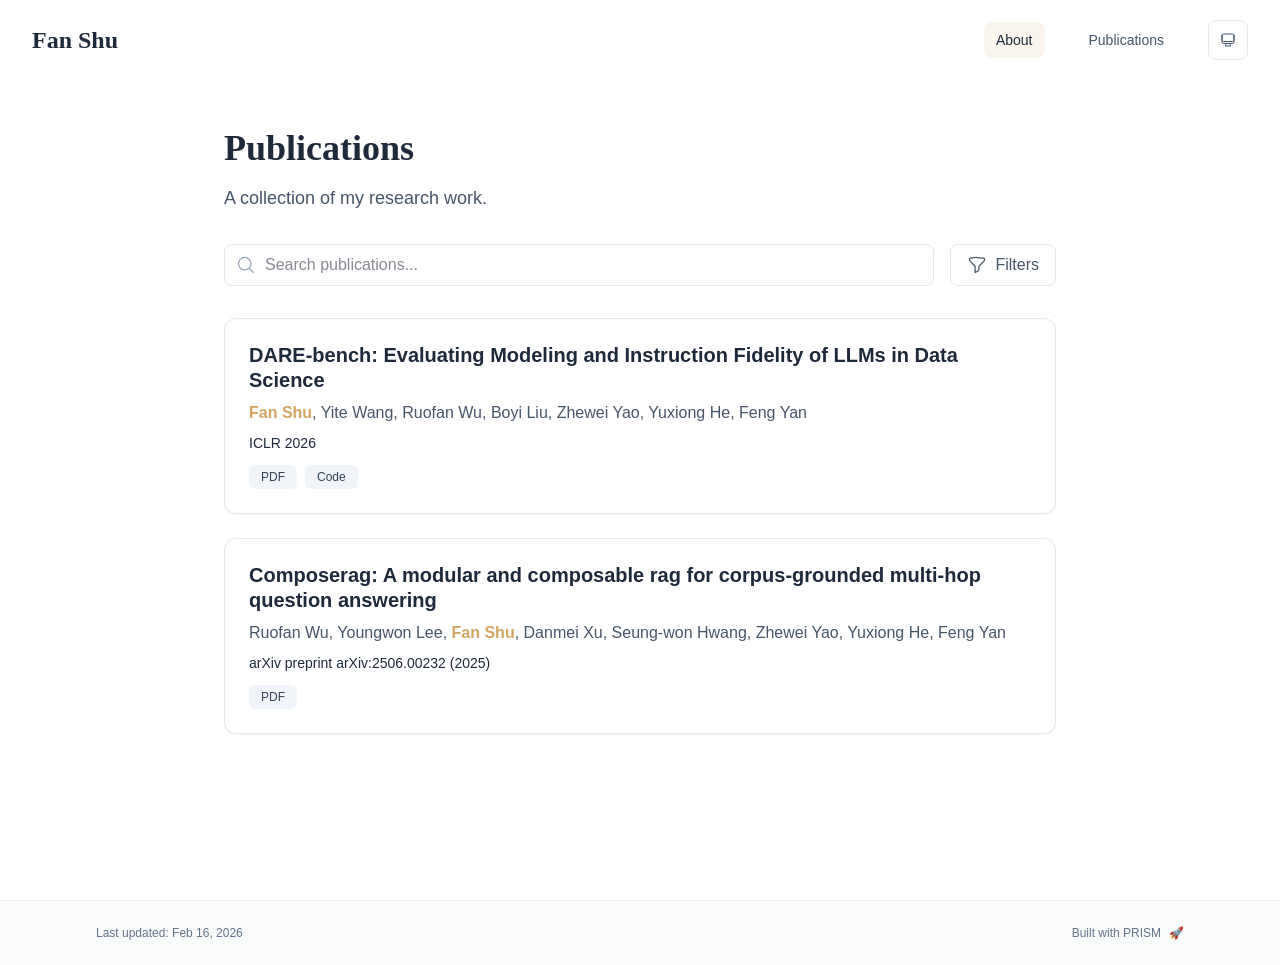
<file: publications/index.html>
<!DOCTYPE html><html lang="en" class="scroll-smooth"><head><meta charSet="utf-8"/><meta name="viewport" content="width=device-width, initial-scale=1"/><link rel="stylesheet" href="/_next/static/css/719c2b56377aed66.css" data-precedence="next"/><link rel="preload" as="script" fetchPriority="low" href="/_next/static/chunks/webpack-679b75d1c4c2027c.js"/><script src="/_next/static/chunks/4bd1b696-70b6d399998de86a.js" async=""></script><script src="/_next/static/chunks/684-5aaa8290a129f299.js" async=""></script><script src="/_next/static/chunks/main-app-4a13977f232a47b5.js" async=""></script><script src="/_next/static/chunks/17-9c04c9413a9f9f1f.js" async=""></script><script src="/_next/static/chunks/874-6cc630662f3664af.js" async=""></script><script src="/_next/static/chunks/862-15038af301665bb3.js" async=""></script><script src="/_next/static/chunks/app/layout-05bda2a13d58d064.js" async=""></script><script src="/_next/static/chunks/873-6d5dea4355fe7ef1.js" async=""></script><script src="/_next/static/chunks/748-88b1a88a7c7088f0.js" async=""></script><script src="/_next/static/chunks/app/%5Bslug%5D/page-b652bcf55c2d61d5.js" async=""></script><link rel="icon" href="/bloody-sword-svgrepo-com.svg" type="image/svg+xml"/><link rel="dns-prefetch" href="https://google-fonts.jialeliu.com"/><link rel="preconnect" href="https://google-fonts.jialeliu.com" crossorigin=""/><link rel="preload" as="style" href="https://google-fonts.jialeliu.com/css2?family=Inter:wght@300;400;500;600;700&amp;family=Crimson+Text:ital,wght@0,400;0,600;1,400&amp;display=swap"/><link rel="stylesheet" id="gfonts-css" href="https://google-fonts.jialeliu.com/css2?family=Inter:wght@300;400;500;600;700&amp;family=Crimson+Text:ital,wght@0,400;0,600;1,400&amp;display=swap" media="print"/><script>
              (function(){
                var l = document.getElementById('gfonts-css');
                if (!l) return;
                if (l.media !== 'all') {
                  l.addEventListener('load', function(){ try { l.media = 'all'; } catch(e){} });
                }
              })();
            </script><noscript><link rel="stylesheet" href="https://google-fonts.jialeliu.com/css2?family=Inter:wght@300;400;500;600;700&amp;family=Crimson+Text:ital,wght@0,400;0,600;1,400&amp;display=swap"/></noscript><script>
              try {
                const theme = localStorage.getItem('theme-storage');
                const parsed = theme ? JSON.parse(theme) : null;
                const setting = parsed?.state?.theme || 'system';
                const prefersDark = typeof window !== 'undefined' && window.matchMedia && window.matchMedia('(prefers-color-scheme: dark)').matches;
                const effective = setting === 'dark' ? 'dark' : (setting === 'light' ? 'light' : (prefersDark ? 'dark' : 'light'));
                var root = document.documentElement;
                root.classList.add(effective);
                root.setAttribute('data-theme', effective);
              } catch (e) {
                var root = document.documentElement;
                root.classList.add('light');
                root.setAttribute('data-theme', 'light');
              }
            </script><title>Publications | Fan Shu</title><meta name="description" content="A collection of my research work."/><meta name="author" content="Fan Shu"/><meta name="keywords" content="Fan Shu,PhD,Research,University of Houston"/><meta name="creator" content="Fan Shu"/><meta name="publisher" content="Fan Shu"/><meta property="og:title" content="Fan Shu"/><meta property="og:description" content="Ph.D. Student in CS"/><meta property="og:site_name" content="Fan Shu&#x27;s Academic Website"/><meta property="og:locale" content="en_US"/><meta property="og:type" content="website"/><meta name="twitter:card" content="summary"/><meta name="twitter:title" content="Fan Shu"/><meta name="twitter:description" content="Ph.D. Student in CS"/><link rel="icon" href="/bloody-sword-svgrepo-com.svg"/><script>document.querySelectorAll('body link[rel="icon"], body link[rel="apple-touch-icon"]').forEach(el => document.head.appendChild(el))</script><script src="/_next/static/chunks/polyfills-42372ed130431b0a.js" noModule=""></script></head><body class="font-sans antialiased"><div style="visibility:hidden"><nav class="fixed top-0 left-0 right-0 z-50" data-headlessui-state=""><div class="transition-all duration-300 ease-out bg-transparent" style="transform:translateY(-100px)"><div class="max-w-7xl mx-auto px-4 sm:px-6 lg:px-8"><div class="flex justify-between items-center h-16 lg:h-20"><div class="flex-shrink-0" tabindex="0"><a class="text-xl lg:text-2xl font-serif font-semibold text-primary hover:text-accent transition-colors duration-200" href="/">Fan Shu</a></div><div class="hidden lg:block"><div class="ml-10 flex items-center space-x-8"><div class="flex items-baseline space-x-8"><a class="relative px-3 py-2 text-sm font-medium transition-all duration-200 rounded hover:bg-accent/10 hover:shadow-sm text-primary" href="/#about"><span class="relative z-10">About</span><div class="absolute inset-0 bg-accent/10 rounded-lg"></div></a><a class="relative px-3 py-2 text-sm font-medium transition-all duration-200 rounded hover:bg-accent/10 hover:shadow-sm text-neutral-600 hover:text-primary" href="/#publications"><span class="relative z-10">Publications</span></a></div><div class="flex items-center justify-center w-10 h-10 rounded-lg border border-neutral-200 dark:border-[rgba(148,163,184,0.24)] bg-background dark:bg-neutral-800"><div class="w-4 h-4 rounded-full bg-neutral-300 animate-pulse"></div></div></div></div><div class="lg:hidden flex items-center space-x-2"><div class="flex items-center justify-center w-10 h-10 rounded-lg border border-neutral-200 dark:border-[rgba(148,163,184,0.24)] bg-background dark:bg-neutral-800"><div class="w-4 h-4 rounded-full bg-neutral-300 animate-pulse"></div></div><button class="inline-flex items-center justify-center p-2 rounded-md text-neutral-600 hover:text-primary hover:bg-neutral-100 dark:hover:bg-neutral-800 focus:outline-none focus:ring-2 focus:ring-inset focus:ring-accent transition-colors duration-200" id="headlessui-disclosure-button-«R5pdb»" type="button" aria-expanded="false" data-headlessui-state=""><span class="sr-only">Open main menu</span><div><svg xmlns="http://www.w3.org/2000/svg" fill="none" viewBox="0 0 24 24" stroke-width="1.5" stroke="currentColor" aria-hidden="true" data-slot="icon" class="block h-6 w-6"><path stroke-linecap="round" stroke-linejoin="round" d="M3.75 6.75h16.5M3.75 12h16.5m-16.5 5.25h16.5"></path></svg></div></button></div></div></div></div></nav><main class="min-h-screen pt-16 lg:pt-20"><div class="max-w-4xl mx-auto px-4 sm:px-6 lg:px-8 py-12"><div style="opacity:0;transform:translateY(20px)"><div class="mb-8"><h1 class="text-4xl font-serif font-bold text-primary mb-4">Publications</h1><p class="text-lg text-neutral-600 dark:text-neutral-500 max-w-2xl">A collection of my research work.</p></div><div class="mb-8 space-y-4"><div class="flex flex-col sm:flex-row gap-4"><div class="relative flex-grow"><svg xmlns="http://www.w3.org/2000/svg" fill="none" viewBox="0 0 24 24" stroke-width="1.5" stroke="currentColor" aria-hidden="true" data-slot="icon" class="absolute left-3 top-1/2 transform -translate-y-1/2 h-5 w-5 text-neutral-400"><path stroke-linecap="round" stroke-linejoin="round" d="m21 21-5.197-5.197m0 0A7.5 7.5 0 1 0 5.196 5.196a7.5 7.5 0 0 0 10.607 10.607Z"></path></svg><input type="text" placeholder="Search publications..." class="w-full pl-10 pr-4 py-2 rounded-lg border border-neutral-200 dark:border-neutral-800 bg-white dark:bg-neutral-900 focus:ring-2 focus:ring-accent focus:border-transparent transition-all duration-200" value=""/></div><button class="flex items-center justify-center px-4 py-2 rounded-lg border transition-all duration-200 bg-white dark:bg-neutral-900 border-neutral-200 dark:border-neutral-800 text-neutral-600 hover:border-accent hover:text-accent"><svg xmlns="http://www.w3.org/2000/svg" fill="none" viewBox="0 0 24 24" stroke-width="1.5" stroke="currentColor" aria-hidden="true" data-slot="icon" class="h-5 w-5 mr-2"><path stroke-linecap="round" stroke-linejoin="round" d="M12 3c2.755 0 5.455.232 8.083.678.533.09.917.556.917 1.096v1.044a2.25 2.25 0 0 1-.659 1.591l-5.432 5.432a2.25 2.25 0 0 0-.659 1.591v2.927a2.25 2.25 0 0 1-1.244 2.013L9.75 21v-6.568a2.25 2.25 0 0 0-.659-1.591L3.659 7.409A2.25 2.25 0 0 1 3 5.818V4.774c0-.54.384-1.006.917-1.096A48.32 48.32 0 0 1 12 3Z"></path></svg>Filters</button></div></div><div class="space-y-6"><div class="bg-white dark:bg-neutral-900 p-6 rounded-xl shadow-sm border border-neutral-200 dark:border-neutral-800 hover:shadow-md transition-all duration-200" style="opacity:0;transform:translateY(20px)"><div class="flex flex-col md:flex-row gap-6"><div class="flex-grow"><h3 class="text-xl font-semibold text-primary mb-2 leading-tight">DARE-bench: Evaluating Modeling and Instruction Fidelity of LLMs in Data Science</h3><p class="text-base text-neutral-600 dark:text-neutral-400 mb-2"><span><span class="font-semibold text-accent ">Fan Shu</span>, </span><span><span class=" ">Yite Wang</span>, </span><span><span class=" ">Ruofan Wu</span>, </span><span><span class=" ">Boyi Liu</span>, </span><span><span class=" ">Zhewei Yao</span>, </span><span><span class=" ">Yuxiong He</span>, </span><span><span class=" ">Feng Yan</span></span></p><p class="text-sm font-medium text-neutral-800 dark:text-neutral-600 mb-3">ICLR 2026</p><div class="flex flex-wrap gap-2 mt-auto"><a href="https://arxiv.org/pdf/2602.24288" target="_blank" rel="noopener noreferrer" class="inline-flex items-center px-3 py-1 rounded-md text-xs font-medium bg-neutral-100 dark:bg-neutral-800 text-neutral-700 dark:text-neutral-300 hover:bg-accent hover:text-white transition-colors">PDF</a><a href="https://github.com/Snowflake-Labs/dare-bench" target="_blank" rel="noopener noreferrer" class="inline-flex items-center px-3 py-1 rounded-md text-xs font-medium bg-neutral-100 dark:bg-neutral-800 text-neutral-700 dark:text-neutral-300 hover:bg-accent hover:text-white transition-colors">Code</a></div></div></div></div><div class="bg-white dark:bg-neutral-900 p-6 rounded-xl shadow-sm border border-neutral-200 dark:border-neutral-800 hover:shadow-md transition-all duration-200" style="opacity:0;transform:translateY(20px)"><div class="flex flex-col md:flex-row gap-6"><div class="flex-grow"><h3 class="text-xl font-semibold text-primary mb-2 leading-tight">Composerag: A modular and composable rag for corpus-grounded multi-hop question answering</h3><p class="text-base text-neutral-600 dark:text-neutral-400 mb-2"><span><span class=" ">Ruofan Wu</span>, </span><span><span class=" ">Youngwon Lee</span>, </span><span><span class="font-semibold text-accent ">Fan Shu</span>, </span><span><span class=" ">Danmei Xu</span>, </span><span><span class=" ">Seung-won Hwang</span>, </span><span><span class=" ">Zhewei Yao</span>, </span><span><span class=" ">Yuxiong He</span>, </span><span><span class=" ">Feng Yan</span></span></p><p class="text-sm font-medium text-neutral-800 dark:text-neutral-600 mb-3">arXiv preprint arXiv:2506.00232<!-- --> (2025)</p><div class="flex flex-wrap gap-2 mt-auto"><a href="https://arxiv.org/pdf/2506.00232" target="_blank" rel="noopener noreferrer" class="inline-flex items-center px-3 py-1 rounded-md text-xs font-medium bg-neutral-100 dark:bg-neutral-800 text-neutral-700 dark:text-neutral-300 hover:bg-accent hover:text-white transition-colors">PDF</a></div></div></div></div></div></div></div><!--$--><!--/$--><!--$--><!--/$--></main><footer class="border-t border-neutral-200/50 bg-neutral-50/50 dark:bg-neutral-900/50 dark:border-neutral-700/50"><div class="max-w-6xl mx-auto px-4 sm:px-6 lg:px-8 py-6"><div class="flex flex-col sm:flex-row justify-between items-center gap-2"><p class="text-xs text-neutral-500">Last updated: <!-- -->Feb 16, 2026</p><p class="text-xs text-neutral-500 flex items-center"><a href="https://github.com/xyjoey/PRISM" target="_blank" rel="noopener noreferrer">Built with PRISM</a><span class="ml-2">🚀</span></p></div></div></footer></div><script src="/_next/static/chunks/webpack-679b75d1c4c2027c.js" async=""></script><script>(self.__next_f=self.__next_f||[]).push([0])</script><script>self.__next_f.push([1,"1:\"$Sreact.fragment\"\n2:I[3719,[\"17\",\"static/chunks/17-9c04c9413a9f9f1f.js\",\"874\",\"static/chunks/874-6cc630662f3664af.js\",\"862\",\"static/chunks/862-15038af301665bb3.js\",\"177\",\"static/chunks/app/layout-05bda2a13d58d064.js\"],\"ThemeProvider\"]\n3:I[768,[\"17\",\"static/chunks/17-9c04c9413a9f9f1f.js\",\"874\",\"static/chunks/874-6cc630662f3664af.js\",\"862\",\"static/chunks/862-15038af301665bb3.js\",\"177\",\"static/chunks/app/layout-05bda2a13d58d064.js\"],\"default\"]\n4:I[7555,[],\"\"]\n5:I[1295,[],\"\"]\n6:I[2548,[\"17\",\"static/chunks/17-9c04c9413a9f9f1f.js\",\"874\",\"static/chunks/874-6cc630662f3664af.js\",\"862\",\"static/chunks/862-15038af301665bb3.js\",\"177\",\"static/chunks/app/layout-05bda2a13d58d064.js\"],\"default\"]\n8:I[9665,[],\"MetadataBoundary\"]\na:I[9665,[],\"OutletBoundary\"]\nd:I[4911,[],\"AsyncMetadataOutlet\"]\nf:I[9665,[],\"ViewportBoundary\"]\n11:I[6614,[],\"\"]\n:HL[\"/_next/static/css/719c2b56377aed66.css\",\"style\"]\n"])</script><script>self.__next_f.push([1,"0:{\"P\":null,\"b\":\"MgyG03Im1QNBf_OMQHr-7\",\"p\":\"\",\"c\":[\"\",\"publications\",\"\"],\"i\":false,\"f\":[[[\"\",{\"children\":[[\"slug\",\"publications\",\"d\"],{\"children\":[\"__PAGE__\",{}]}]},\"$undefined\",\"$undefined\",true],[\"\",[\"$\",\"$1\",\"c\",{\"children\":[[[\"$\",\"link\",\"0\",{\"rel\":\"stylesheet\",\"href\":\"/_next/static/css/719c2b56377aed66.css\",\"precedence\":\"next\",\"crossOrigin\":\"$undefined\",\"nonce\":\"$undefined\"}]],[\"$\",\"html\",null,{\"lang\":\"en\",\"className\":\"scroll-smooth\",\"suppressHydrationWarning\":true,\"children\":[[\"$\",\"head\",null,{\"children\":[[\"$\",\"link\",null,{\"rel\":\"icon\",\"href\":\"/bloody-sword-svgrepo-com.svg\",\"type\":\"image/svg+xml\"}],[\"$\",\"link\",null,{\"rel\":\"dns-prefetch\",\"href\":\"https://google-fonts.jialeliu.com\"}],[\"$\",\"link\",null,{\"rel\":\"preconnect\",\"href\":\"https://google-fonts.jialeliu.com\",\"crossOrigin\":\"\"}],[\"$\",\"link\",null,{\"rel\":\"preload\",\"as\":\"style\",\"href\":\"https://google-fonts.jialeliu.com/css2?family=Inter:wght@300;400;500;600;700\u0026family=Crimson+Text:ital,wght@0,400;0,600;1,400\u0026display=swap\"}],[\"$\",\"link\",null,{\"rel\":\"stylesheet\",\"id\":\"gfonts-css\",\"href\":\"https://google-fonts.jialeliu.com/css2?family=Inter:wght@300;400;500;600;700\u0026family=Crimson+Text:ital,wght@0,400;0,600;1,400\u0026display=swap\",\"media\":\"print\"}],[\"$\",\"script\",null,{\"dangerouslySetInnerHTML\":{\"__html\":\"\\n              (function(){\\n                var l = document.getElementById('gfonts-css');\\n                if (!l) return;\\n                if (l.media !== 'all') {\\n                  l.addEventListener('load', function(){ try { l.media = 'all'; } catch(e){} });\\n                }\\n              })();\\n            \"}}],[\"$\",\"noscript\",null,{\"children\":[\"$\",\"link\",null,{\"rel\":\"stylesheet\",\"href\":\"https://google-fonts.jialeliu.com/css2?family=Inter:wght@300;400;500;600;700\u0026family=Crimson+Text:ital,wght@0,400;0,600;1,400\u0026display=swap\"}]}],[\"$\",\"script\",null,{\"dangerouslySetInnerHTML\":{\"__html\":\"\\n              try {\\n                const theme = localStorage.getItem('theme-storage');\\n                const parsed = theme ? JSON.parse(theme) : null;\\n                const setting = parsed?.state?.theme || 'system';\\n                const prefersDark = typeof window !== 'undefined' \u0026\u0026 window.matchMedia \u0026\u0026 window.matchMedia('(prefers-color-scheme: dark)').matches;\\n                const effective = setting === 'dark' ? 'dark' : (setting === 'light' ? 'light' : (prefersDark ? 'dark' : 'light'));\\n                var root = document.documentElement;\\n                root.classList.add(effective);\\n                root.setAttribute('data-theme', effective);\\n              } catch (e) {\\n                var root = document.documentElement;\\n                root.classList.add('light');\\n                root.setAttribute('data-theme', 'light');\\n              }\\n            \"}}]]}],[\"$\",\"body\",null,{\"className\":\"font-sans antialiased\",\"children\":[\"$\",\"$L2\",null,{\"children\":[[\"$\",\"$L3\",null,{\"items\":[{\"title\":\"About\",\"type\":\"page\",\"target\":\"about\",\"href\":\"/\"},{\"title\":\"Publications\",\"type\":\"page\",\"target\":\"publications\",\"href\":\"/publications\"}],\"siteTitle\":\"Fan Shu\",\"enableOnePageMode\":true}],[\"$\",\"main\",null,{\"className\":\"min-h-screen pt-16 lg:pt-20\",\"children\":[\"$\",\"$L4\",null,{\"parallelRouterKey\":\"children\",\"error\":\"$undefined\",\"errorStyles\":\"$undefined\",\"errorScripts\":\"$undefined\",\"template\":[\"$\",\"$L5\",null,{}],\"templateStyles\":\"$undefined\",\"templateScripts\":\"$undefined\",\"notFound\":[[[\"$\",\"title\",null,{\"children\":\"404: This page could not be found.\"}],[\"$\",\"div\",null,{\"style\":{\"fontFamily\":\"system-ui,\\\"Segoe UI\\\",Roboto,Helvetica,Arial,sans-serif,\\\"Apple Color Emoji\\\",\\\"Segoe UI Emoji\\\"\",\"height\":\"100vh\",\"textAlign\":\"center\",\"display\":\"flex\",\"flexDirection\":\"column\",\"alignItems\":\"center\",\"justifyContent\":\"center\"},\"children\":[\"$\",\"div\",null,{\"children\":[[\"$\",\"style\",null,{\"dangerouslySetInnerHTML\":{\"__html\":\"body{color:#000;background:#fff;margin:0}.next-error-h1{border-right:1px solid rgba(0,0,0,.3)}@media (prefers-color-scheme:dark){body{color:#fff;background:#000}.next-error-h1{border-right:1px solid rgba(255,255,255,.3)}}\"}}],[\"$\",\"h1\",null,{\"className\":\"next-error-h1\",\"style\":{\"display\":\"inline-block\",\"margin\":\"0 20px 0 0\",\"padding\":\"0 23px 0 0\",\"fontSize\":24,\"fontWeight\":500,\"verticalAlign\":\"top\",\"lineHeight\":\"49px\"},\"children\":404}],[\"$\",\"div\",null,{\"style\":{\"display\":\"inline-block\"},\"children\":[\"$\",\"h2\",null,{\"style\":{\"fontSize\":14,\"fontWeight\":400,\"lineHeight\":\"49px\",\"margin\":0},\"children\":\"This page could not be found.\"}]}]]}]}]],[]],\"forbidden\":\"$undefined\",\"unauthorized\":\"$undefined\"}]}],[\"$\",\"$L6\",null,{\"lastUpdated\":\"Feb 16, 2026\"}]]}]}]]}]]}],{\"children\":[[\"slug\",\"publications\",\"d\"],[\"$\",\"$1\",\"c\",{\"children\":[null,[\"$\",\"$L4\",null,{\"parallelRouterKey\":\"children\",\"error\":\"$undefined\",\"errorStyles\":\"$undefined\",\"errorScripts\":\"$undefined\",\"template\":[\"$\",\"$L5\",null,{}],\"templateStyles\":\"$undefined\",\"templateScripts\":\"$undefined\",\"notFound\":\"$undefined\",\"forbidden\":\"$undefined\",\"unauthorized\":\"$undefined\"}]]}],{\"children\":[\"__PAGE__\",[\"$\",\"$1\",\"c\",{\"children\":[\"$L7\",[\"$\",\"$L8\",null,{\"children\":\"$L9\"}],null,[\"$\",\"$La\",null,{\"children\":[\"$Lb\",\"$Lc\",[\"$\",\"$Ld\",null,{\"promise\":\"$@e\"}]]}]]}],{},null,false]},null,false]},null,false],[\"$\",\"$1\",\"h\",{\"children\":[null,[\"$\",\"$1\",\"ncJYNXl2iAbYf0poPRVfr\",{\"children\":[[\"$\",\"$Lf\",null,{\"children\":\"$L10\"}],null]}],null]}],false]],\"m\":\"$undefined\",\"G\":[\"$11\",\"$undefined\"],\"s\":false,\"S\":true}\n"])</script><script>self.__next_f.push([1,"12:\"$Sreact.suspense\"\n13:I[4911,[],\"AsyncMetadata\"]\n15:I[6669,[\"17\",\"static/chunks/17-9c04c9413a9f9f1f.js\",\"873\",\"static/chunks/873-6d5dea4355fe7ef1.js\",\"748\",\"static/chunks/748-88b1a88a7c7088f0.js\",\"182\",\"static/chunks/app/%5Bslug%5D/page-b652bcf55c2d61d5.js\"],\"default\"]\n9:[\"$\",\"$12\",null,{\"fallback\":null,\"children\":[\"$\",\"$L13\",null,{\"promise\":\"$@14\"}]}]\n"])</script><script>self.__next_f.push([1,"7:[\"$\",\"div\",null,{\"className\":\"max-w-4xl mx-auto px-4 sm:px-6 lg:px-8 py-12\",\"children\":[[\"$\",\"$L15\",null,{\"config\":{\"type\":\"publication\",\"title\":\"Publications\",\"description\":\"A collection of my research work.\",\"source\":\"publications.bib\"},\"publications\":[{\"id\":\"shu2026darebenchevaluatingmodelinginstruction\",\"title\":\"DARE-bench: Evaluating Modeling and Instruction Fidelity of LLMs in Data Science\",\"authors\":[{\"name\":\"Fan Shu\",\"isHighlighted\":true,\"isCorresponding\":false,\"isCoAuthor\":false},{\"name\":\"Yite Wang\",\"isHighlighted\":false,\"isCorresponding\":false,\"isCoAuthor\":false},{\"name\":\"Ruofan Wu\",\"isHighlighted\":false,\"isCorresponding\":false,\"isCoAuthor\":false},{\"name\":\"Boyi Liu\",\"isHighlighted\":false,\"isCorresponding\":false,\"isCoAuthor\":false},{\"name\":\"Zhewei Yao\",\"isHighlighted\":false,\"isCorresponding\":false,\"isCoAuthor\":false},{\"name\":\"Yuxiong He\",\"isHighlighted\":false,\"isCorresponding\":false,\"isCoAuthor\":false},{\"name\":\"Feng Yan\",\"isHighlighted\":false,\"isCorresponding\":false,\"isCoAuthor\":false}],\"year\":2026,\"type\":\"preprint\",\"status\":\"published\",\"tags\":[],\"keywords\":\"$7:props:children:0:props:publications:0:tags\",\"researchArea\":\"machine-learning\",\"journal\":\"\",\"conference\":\"ICLR 2026\",\"code\":\"https://github.com/Snowflake-Labs/dare-bench\",\"pdfUrl\":\"https://arxiv.org/pdf/2602.24288\",\"abstract\":\"\",\"description\":\"\",\"selected\":true,\"bibtex\":\"@misc{shu2026darebenchevaluatingmodelinginstruction,\\n  title = {DARE-bench: Evaluating Modeling and Instruction Fidelity of LLMs in Data Science},\\n  author = {Fan Shu and Yite Wang and Ruofan Wu and Boyi Liu and Zhewei Yao and Yuxiong He and Feng Yan},\\n  booktitle = {ICLR 2026},\\n  year = {2026},\\n  archivePrefix = {arXiv},\\n  primaryClass = {cs.AI},\\n  pdf = {https://arxiv.org/pdf/2602.24288}\\n}\"},{\"id\":\"wu2025composerag\",\"title\":\"Composerag: A modular and composable rag for corpus-grounded multi-hop question answering\",\"authors\":[{\"name\":\"Ruofan Wu\",\"isHighlighted\":false,\"isCorresponding\":false,\"isCoAuthor\":false},{\"name\":\"Youngwon Lee\",\"isHighlighted\":false,\"isCorresponding\":false,\"isCoAuthor\":false},{\"name\":\"Fan Shu\",\"isHighlighted\":true,\"isCorresponding\":false,\"isCoAuthor\":false},{\"name\":\"Danmei Xu\",\"isHighlighted\":false,\"isCorresponding\":false,\"isCoAuthor\":false},{\"name\":\"Seung-won Hwang\",\"isHighlighted\":false,\"isCorresponding\":false,\"isCoAuthor\":false},{\"name\":\"Zhewei Yao\",\"isHighlighted\":false,\"isCorresponding\":false,\"isCoAuthor\":false},{\"name\":\"Yuxiong He\",\"isHighlighted\":false,\"isCorresponding\":false,\"isCoAuthor\":false},{\"name\":\"Feng Yan\",\"isHighlighted\":false,\"isCorresponding\":false,\"isCoAuthor\":false}],\"year\":2025,\"type\":\"journal\",\"status\":\"published\",\"tags\":[],\"keywords\":\"$7:props:children:0:props:publications:1:tags\",\"researchArea\":\"machine-learning\",\"journal\":\"arXiv preprint arXiv:2506.00232\",\"conference\":\"\",\"pdfUrl\":\"https://arxiv.org/pdf/2506.00232\",\"abstract\":\"\",\"description\":\"\",\"selected\":false,\"bibtex\":\"@article{wu2025composerag,\\n  title = {Composerag: A modular and composable rag for corpus-grounded multi-hop question answering},\\n  author = {Wu, Ruofan and Lee, Youngwon and Shu, Fan and Xu, Danmei and Hwang, Seung-won and Yao, Zhewei and He, Yuxiong and Yan, Feng},\\n  journal = {arXiv preprint arXiv:2506.00232},\\n  year = {2025},\\n  pdf = {https://arxiv.org/pdf/2506.00232}\\n}\"}]}],false,false]}]\n"])</script><script>self.__next_f.push([1,"c:null\n"])</script><script>self.__next_f.push([1,"10:[[\"$\",\"meta\",\"0\",{\"charSet\":\"utf-8\"}],[\"$\",\"meta\",\"1\",{\"name\":\"viewport\",\"content\":\"width=device-width, initial-scale=1\"}]]\nb:null\n"])</script><script>self.__next_f.push([1,"14:{\"metadata\":[[\"$\",\"title\",\"0\",{\"children\":\"Publications | Fan Shu\"}],[\"$\",\"meta\",\"1\",{\"name\":\"description\",\"content\":\"A collection of my research work.\"}],[\"$\",\"meta\",\"2\",{\"name\":\"author\",\"content\":\"Fan Shu\"}],[\"$\",\"meta\",\"3\",{\"name\":\"keywords\",\"content\":\"Fan Shu,PhD,Research,University of Houston\"}],[\"$\",\"meta\",\"4\",{\"name\":\"creator\",\"content\":\"Fan Shu\"}],[\"$\",\"meta\",\"5\",{\"name\":\"publisher\",\"content\":\"Fan Shu\"}],[\"$\",\"meta\",\"6\",{\"property\":\"og:title\",\"content\":\"Fan Shu\"}],[\"$\",\"meta\",\"7\",{\"property\":\"og:description\",\"content\":\"Ph.D. Student in CS\"}],[\"$\",\"meta\",\"8\",{\"property\":\"og:site_name\",\"content\":\"Fan Shu's Academic Website\"}],[\"$\",\"meta\",\"9\",{\"property\":\"og:locale\",\"content\":\"en_US\"}],[\"$\",\"meta\",\"10\",{\"property\":\"og:type\",\"content\":\"website\"}],[\"$\",\"meta\",\"11\",{\"name\":\"twitter:card\",\"content\":\"summary\"}],[\"$\",\"meta\",\"12\",{\"name\":\"twitter:title\",\"content\":\"Fan Shu\"}],[\"$\",\"meta\",\"13\",{\"name\":\"twitter:description\",\"content\":\"Ph.D. Student in CS\"}],[\"$\",\"link\",\"14\",{\"rel\":\"icon\",\"href\":\"/bloody-sword-svgrepo-com.svg\"}]],\"error\":null,\"digest\":\"$undefined\"}\ne:{\"metadata\":\"$14:metadata\",\"error\":null,\"digest\":\"$undefined\"}\n"])</script></body></html>
</file>
<file: _next/static/css/719c2b56377aed66.css>
/*! tailwindcss v4.1.10 | MIT License | https://tailwindcss.com */@layer properties{@supports (((-webkit-hyphens:none)) and (not (margin-trim:inline))) or ((-moz-orient:inline) and (not (color:rgb(from red r g b)))){*,::backdrop,:after,:before{--tw-translate-x:0;--tw-translate-y:0;--tw-translate-z:0;--tw-rotate-x:initial;--tw-rotate-y:initial;--tw-rotate-z:initial;--tw-skew-x:initial;--tw-skew-y:initial;--tw-space-y-reverse:0;--tw-space-x-reverse:0;--tw-border-style:solid;--tw-leading:initial;--tw-font-weight:initial;--tw-shadow:0 0 #0000;--tw-shadow-color:initial;--tw-shadow-alpha:100%;--tw-inset-shadow:0 0 #0000;--tw-inset-shadow-color:initial;--tw-inset-shadow-alpha:100%;--tw-ring-color:initial;--tw-ring-shadow:0 0 #0000;--tw-inset-ring-color:initial;--tw-inset-ring-shadow:0 0 #0000;--tw-ring-inset:initial;--tw-ring-offset-width:0px;--tw-ring-offset-color:#fff;--tw-ring-offset-shadow:0 0 #0000;--tw-blur:initial;--tw-brightness:initial;--tw-contrast:initial;--tw-grayscale:initial;--tw-hue-rotate:initial;--tw-invert:initial;--tw-opacity:initial;--tw-saturate:initial;--tw-sepia:initial;--tw-drop-shadow:initial;--tw-drop-shadow-color:initial;--tw-drop-shadow-alpha:100%;--tw-drop-shadow-size:initial;--tw-backdrop-blur:initial;--tw-backdrop-brightness:initial;--tw-backdrop-contrast:initial;--tw-backdrop-grayscale:initial;--tw-backdrop-hue-rotate:initial;--tw-backdrop-invert:initial;--tw-backdrop-opacity:initial;--tw-backdrop-saturate:initial;--tw-backdrop-sepia:initial;--tw-duration:initial;--tw-ease:initial;--tw-scale-x:1;--tw-scale-y:1;--tw-scale-z:1}}}@layer theme{:host,:root{--font-sans:"Inter",-apple-system,BlinkMacSystemFont,"Segoe UI",Roboto,sans-serif;--color-red-50:oklch(97.1% .013 17.38);--color-red-400:oklch(70.4% .191 22.216);--color-red-600:oklch(57.7% .245 27.325);--color-red-900:oklch(39.6% .141 25.723);--color-white:#fff;--spacing:.25rem;--container-2xl:42rem;--container-3xl:48rem;--container-4xl:56rem;--container-6xl:72rem;--container-7xl:80rem;--text-xs:.75rem;--text-xs--line-height:calc(1/.75);--text-sm:.875rem;--text-sm--line-height:calc(1.25/.875);--text-base:1rem;--text-base--line-height:calc(1.5/1);--text-lg:1.125rem;--text-lg--line-height:calc(1.75/1.125);--text-xl:1.25rem;--text-xl--line-height:calc(1.75/1.25);--text-2xl:1.5rem;--text-2xl--line-height:calc(2/1.5);--text-3xl:1.875rem;--text-3xl--line-height:calc(2.25/1.875);--text-4xl:2.25rem;--text-4xl--line-height:calc(2.5/2.25);--font-weight-medium:500;--font-weight-semibold:600;--font-weight-bold:700;--leading-tight:1.25;--leading-relaxed:1.625;--radius-md:.375rem;--radius-lg:.5rem;--radius-xl:.75rem;--radius-2xl:1rem;--ease-out:cubic-bezier(0,0,.2,1);--animate-pulse:pulse 2s cubic-bezier(.4,0,.6,1)infinite;--blur-xl:24px;--aspect-video:16/9;--default-transition-duration:.15s;--default-transition-timing-function:cubic-bezier(.4,0,.2,1);--default-font-family:"Inter",-apple-system,BlinkMacSystemFont,"Segoe UI",Roboto,sans-serif;--default-mono-font-family:"SF Mono",Monaco,"Cascadia Code","Roboto Mono",Consolas,"Courier New",monospace;--line-height-normal:1.5;--shadow-glass:0 8px 32px 0 #1f26875e}}@layer base{*,::backdrop,:after,:before{box-sizing:border-box;border:0 solid;margin:0;padding:0}::file-selector-button{box-sizing:border-box;border:0 solid;margin:0;padding:0}:host,html{-webkit-text-size-adjust:100%;tab-size:4;line-height:1.5;font-family:var(--default-font-family,ui-sans-serif,system-ui,sans-serif,"Apple Color Emoji","Segoe UI Emoji","Segoe UI Symbol","Noto Color Emoji");font-feature-settings:var(--default-font-feature-settings,normal);font-variation-settings:var(--default-font-variation-settings,normal);-webkit-tap-highlight-color:transparent}hr{height:0;color:inherit;border-top-width:1px}abbr:where([title]){-webkit-text-decoration:underline dotted;text-decoration:underline dotted}h1,h2,h3,h4,h5,h6{font-size:inherit;font-weight:inherit}a{color:inherit;-webkit-text-decoration:inherit;text-decoration:inherit}b,strong{font-weight:bolder}code,kbd,pre,samp{font-family:var(--default-mono-font-family,ui-monospace,SFMono-Regular,Menlo,Monaco,Consolas,"Liberation Mono","Courier New",monospace);font-feature-settings:var(--default-mono-font-feature-settings,normal);font-variation-settings:var(--default-mono-font-variation-settings,normal);font-size:1em}small{font-size:80%}sub,sup{vertical-align:baseline;font-size:75%;line-height:0;position:relative}sub{bottom:-.25em}sup{top:-.5em}table{text-indent:0;border-color:inherit;border-collapse:collapse}:-moz-focusring{outline:auto}progress{vertical-align:baseline}summary{display:list-item}menu,ol,ul{list-style:none}audio,canvas,embed,iframe,img,object,svg,video{vertical-align:middle;display:block}img,video{max-width:100%;height:auto}button,input,optgroup,select,textarea{font:inherit;font-feature-settings:inherit;font-variation-settings:inherit;letter-spacing:inherit;color:inherit;opacity:1;background-color:#0000;border-radius:0}::file-selector-button{font:inherit;font-feature-settings:inherit;font-variation-settings:inherit;letter-spacing:inherit;color:inherit;opacity:1;background-color:#0000;border-radius:0}:where(select:is([multiple],[size])) optgroup{font-weight:bolder}:where(select:is([multiple],[size])) optgroup option{padding-inline-start:20px}::file-selector-button{margin-inline-end:4px}::placeholder{opacity:1}@supports (not ((-webkit-appearance:-apple-pay-button))) or (contain-intrinsic-size:1px){::placeholder{color:currentColor}@supports (color:color-mix(in lab,red,red)){::placeholder{color:color-mix(in oklab,currentcolor 50%,transparent)}}}textarea{resize:vertical}::-webkit-search-decoration{-webkit-appearance:none}::-webkit-date-and-time-value{min-height:1lh;text-align:inherit}::-webkit-datetime-edit{display:inline-flex}::-webkit-datetime-edit-fields-wrapper{padding:0}::-webkit-datetime-edit,::-webkit-datetime-edit-year-field{padding-block:0}::-webkit-datetime-edit-day-field,::-webkit-datetime-edit-month-field{padding-block:0}::-webkit-datetime-edit-hour-field,::-webkit-datetime-edit-minute-field{padding-block:0}::-webkit-datetime-edit-millisecond-field,::-webkit-datetime-edit-second-field{padding-block:0}::-webkit-datetime-edit-meridiem-field{padding-block:0}:-moz-ui-invalid{box-shadow:none}button,input:where([type=button],[type=reset],[type=submit]){appearance:button}::file-selector-button{appearance:button}::-webkit-inner-spin-button,::-webkit-outer-spin-button{height:auto}[hidden]:where(:not([hidden=until-found])){display:none!important}}@layer components;@layer utilities{.sr-only{clip:rect(0,0,0,0);white-space:nowrap;border-width:0;width:1px;height:1px;margin:-1px;padding:0;overflow:hidden}.absolute,.sr-only{position:absolute}.fixed{position:fixed}.relative{position:relative}.static{position:static}.sticky{position:sticky}.inset-0{inset:calc(var(--spacing)*0)}.top-0{top:calc(var(--spacing)*0)}.top-1\/2{top:50%}.top-8{top:calc(var(--spacing)*8)}.top-full{top:100%}.right-0{right:calc(var(--spacing)*0)}.left-0{left:calc(var(--spacing)*0)}.left-1\/2{left:50%}.left-3{left:calc(var(--spacing)*3)}.z-10{z-index:10}.z-20{z-index:20}.z-40{z-index:40}.z-50{z-index:50}.mx-auto{margin-inline:auto}.my-4{margin-block:calc(var(--spacing)*4)}.mt-1{margin-top:calc(var(--spacing)*1)}.mt-2{margin-top:calc(var(--spacing)*2)}.mt-4{margin-top:calc(var(--spacing)*4)}.mt-6{margin-top:calc(var(--spacing)*6)}.mt-8{margin-top:calc(var(--spacing)*8)}.mt-auto{margin-top:auto}.mr-1{margin-right:calc(var(--spacing)*1)}.mr-1\.5{margin-right:calc(var(--spacing)*1.5)}.mr-2{margin-right:calc(var(--spacing)*2)}.mb-1{margin-bottom:calc(var(--spacing)*1)}.mb-2{margin-bottom:calc(var(--spacing)*2)}.mb-3{margin-bottom:calc(var(--spacing)*3)}.mb-4{margin-bottom:calc(var(--spacing)*4)}.mb-6{margin-bottom:calc(var(--spacing)*6)}.mb-8{margin-bottom:calc(var(--spacing)*8)}.ml-0{margin-left:calc(var(--spacing)*0)}.ml-2{margin-left:calc(var(--spacing)*2)}.ml-4{margin-left:calc(var(--spacing)*4)}.ml-10{margin-left:calc(var(--spacing)*10)}.line-clamp-2{-webkit-line-clamp:2}.line-clamp-2,.line-clamp-3{-webkit-box-orient:vertical;display:-webkit-box;overflow:hidden}.line-clamp-3{-webkit-line-clamp:3}.block{display:block}.contents{display:contents}.flex{display:flex}.grid{display:grid}.hidden{display:none}.inline-flex{display:inline-flex}.aspect-video{aspect-ratio:var(--aspect-video)}.h-0{height:calc(var(--spacing)*0)}.h-2\.5{height:calc(var(--spacing)*2.5)}.h-3{height:calc(var(--spacing)*3)}.h-4{height:calc(var(--spacing)*4)}.h-5{height:calc(var(--spacing)*5)}.h-6{height:calc(var(--spacing)*6)}.h-10{height:calc(var(--spacing)*10)}.h-16{height:calc(var(--spacing)*16)}.h-64{height:calc(var(--spacing)*64)}.h-full{height:100%}.min-h-screen{min-height:100vh}.w-0{width:calc(var(--spacing)*0)}.w-2\.5{width:calc(var(--spacing)*2.5)}.w-3{width:calc(var(--spacing)*3)}.w-4{width:calc(var(--spacing)*4)}.w-5{width:calc(var(--spacing)*5)}.w-6{width:calc(var(--spacing)*6)}.w-10{width:calc(var(--spacing)*10)}.w-16{width:calc(var(--spacing)*16)}.w-32{width:calc(var(--spacing)*32)}.w-64{width:calc(var(--spacing)*64)}.w-full{width:100%}.max-w-2xl{max-width:var(--container-2xl)}.max-w-3xl{max-width:var(--container-3xl)}.max-w-4xl{max-width:var(--container-4xl)}.max-w-6xl{max-width:var(--container-6xl)}.max-w-7xl{max-width:var(--container-7xl)}.max-w-\[calc\(100vw-2rem\)\]{max-width:calc(100vw - 2rem)}.flex-shrink-0{flex-shrink:0}.flex-grow{flex-grow:1}.-translate-x-1\/2{--tw-translate-x:calc(calc(1/2*100%)*-1)}.-translate-x-1\/2,.-translate-y-1\/2{translate:var(--tw-translate-x)var(--tw-translate-y)}.-translate-y-1\/2{--tw-translate-y:calc(calc(1/2*100%)*-1)}.-translate-y-full{--tw-translate-y:-100%;translate:var(--tw-translate-x)var(--tw-translate-y)}.transform{transform:var(--tw-rotate-x,)var(--tw-rotate-y,)var(--tw-rotate-z,)var(--tw-skew-x,)var(--tw-skew-y,)}.animate-pulse{animation:var(--animate-pulse)}.cursor-pointer{cursor:pointer}.scroll-mt-24{scroll-margin-top:calc(var(--spacing)*24)}.list-inside{list-style-position:inside}.list-decimal{list-style-type:decimal}.list-disc{list-style-type:disc}.grid-cols-1{grid-template-columns:repeat(1,minmax(0,1fr))}.flex-col{flex-direction:column}.flex-wrap{flex-wrap:wrap}.items-baseline{align-items:baseline}.items-center{align-items:center}.items-start{align-items:flex-start}.justify-between{justify-content:space-between}.justify-center{justify-content:center}.gap-2{gap:calc(var(--spacing)*2)}.gap-3{gap:calc(var(--spacing)*3)}.gap-4{gap:calc(var(--spacing)*4)}.gap-6{gap:calc(var(--spacing)*6)}.gap-12{gap:calc(var(--spacing)*12)}:where(.space-y-1>:not(:last-child)){--tw-space-y-reverse:0;margin-block-start:calc(calc(var(--spacing)*1)*var(--tw-space-y-reverse));margin-block-end:calc(calc(var(--spacing)*1)*calc(1 - var(--tw-space-y-reverse)))}:where(.space-y-2>:not(:last-child)){--tw-space-y-reverse:0;margin-block-start:calc(calc(var(--spacing)*2)*var(--tw-space-y-reverse));margin-block-end:calc(calc(var(--spacing)*2)*calc(1 - var(--tw-space-y-reverse)))}:where(.space-y-3>:not(:last-child)){--tw-space-y-reverse:0;margin-block-start:calc(calc(var(--spacing)*3)*var(--tw-space-y-reverse));margin-block-end:calc(calc(var(--spacing)*3)*calc(1 - var(--tw-space-y-reverse)))}:where(.space-y-4>:not(:last-child)){--tw-space-y-reverse:0;margin-block-start:calc(calc(var(--spacing)*4)*var(--tw-space-y-reverse));margin-block-end:calc(calc(var(--spacing)*4)*calc(1 - var(--tw-space-y-reverse)))}:where(.space-y-6>:not(:last-child)){--tw-space-y-reverse:0;margin-block-start:calc(calc(var(--spacing)*6)*var(--tw-space-y-reverse));margin-block-end:calc(calc(var(--spacing)*6)*calc(1 - var(--tw-space-y-reverse)))}:where(.space-y-8>:not(:last-child)){--tw-space-y-reverse:0;margin-block-start:calc(calc(var(--spacing)*8)*var(--tw-space-y-reverse));margin-block-end:calc(calc(var(--spacing)*8)*calc(1 - var(--tw-space-y-reverse)))}:where(.space-x-0\.5>:not(:last-child)){--tw-space-x-reverse:0;margin-inline-start:calc(calc(var(--spacing)*.5)*var(--tw-space-x-reverse));margin-inline-end:calc(calc(var(--spacing)*.5)*calc(1 - var(--tw-space-x-reverse)))}:where(.space-x-2>:not(:last-child)){--tw-space-x-reverse:0;margin-inline-start:calc(calc(var(--spacing)*2)*var(--tw-space-x-reverse));margin-inline-end:calc(calc(var(--spacing)*2)*calc(1 - var(--tw-space-x-reverse)))}:where(.space-x-3>:not(:last-child)){--tw-space-x-reverse:0;margin-inline-start:calc(calc(var(--spacing)*3)*var(--tw-space-x-reverse));margin-inline-end:calc(calc(var(--spacing)*3)*calc(1 - var(--tw-space-x-reverse)))}:where(.space-x-8>:not(:last-child)){--tw-space-x-reverse:0;margin-inline-start:calc(calc(var(--spacing)*8)*var(--tw-space-x-reverse));margin-inline-end:calc(calc(var(--spacing)*8)*calc(1 - var(--tw-space-x-reverse)))}.overflow-hidden{overflow:hidden}.scroll-smooth{scroll-behavior:smooth}.rounded{border-radius:.25rem}.rounded-2xl{border-radius:var(--radius-2xl)}.rounded-full{border-radius:3.40282e+38px}.rounded-lg{border-radius:var(--radius-lg)}.rounded-md{border-radius:var(--radius-md)}.rounded-xl{border-radius:var(--radius-xl)}.border{border-style:var(--tw-border-style);border-width:1px}.border-t{border-top-style:var(--tw-border-style);border-top-width:1px}.border-t-4{border-top-style:var(--tw-border-style);border-top-width:4px}.border-r-4{border-right-style:var(--tw-border-style);border-right-width:4px}.border-b{border-bottom-style:var(--tw-border-style);border-bottom-width:1px}.border-l-2{border-left-style:var(--tw-border-style);border-left-width:2px}.border-l-4{border-left-style:var(--tw-border-style);border-left-width:4px}.border-accent,.border-accent\/30{border-color:var(--accent)}@supports (color:color-mix(in lab,red,red)){.border-accent\/30{border-color:color-mix(in oklab,var(--accent)30%,transparent)}}.border-accent\/50{border-color:var(--accent)}@supports (color:color-mix(in lab,red,red)){.border-accent\/50{border-color:color-mix(in oklab,var(--accent)50%,transparent)}}.border-neutral-100{border-color:var(--neutral-100)}.border-neutral-200,.border-neutral-200\/50{border-color:var(--neutral-200)}@supports (color:color-mix(in lab,red,red)){.border-neutral-200\/50{border-color:color-mix(in oklab,var(--neutral-200)50%,transparent)}}.border-transparent{border-color:#0000}.border-t-accent{border-top-color:var(--accent)}.border-t-neutral-800{border-top-color:var(--neutral-800)}.bg-accent,.bg-accent\/10{background-color:var(--accent)}@supports (color:color-mix(in lab,red,red)){.bg-accent\/10{background-color:color-mix(in oklab,var(--accent)10%,transparent)}}.bg-background,.bg-background\/80{background-color:var(--background)}@supports (color:color-mix(in lab,red,red)){.bg-background\/80{background-color:color-mix(in oklab,var(--background)80%,transparent)}}.bg-background\/95{background-color:var(--background)}@supports (color:color-mix(in lab,red,red)){.bg-background\/95{background-color:color-mix(in oklab,var(--background)95%,transparent)}}.bg-neutral-50,.bg-neutral-50\/50{background-color:var(--neutral-50)}@supports (color:color-mix(in lab,red,red)){.bg-neutral-50\/50{background-color:color-mix(in oklab,var(--neutral-50)50%,transparent)}}.bg-neutral-100{background-color:var(--neutral-100)}.bg-neutral-300{background-color:var(--neutral-300)}.bg-neutral-800{background-color:var(--neutral-800)}.bg-red-50{background-color:var(--color-red-50)}.bg-transparent{background-color:#0000}.bg-white{background-color:var(--color-white)}.object-contain{object-fit:contain}.object-cover{object-fit:cover}.object-\[32\%_center\]{object-position:32% center}.p-2{padding:calc(var(--spacing)*2)}.p-4{padding:calc(var(--spacing)*4)}.p-6{padding:calc(var(--spacing)*6)}.px-2{padding-inline:calc(var(--spacing)*2)}.px-3{padding-inline:calc(var(--spacing)*3)}.px-4{padding-inline:calc(var(--spacing)*4)}.py-1{padding-block:calc(var(--spacing)*1)}.py-2{padding-block:calc(var(--spacing)*2)}.py-3{padding-block:calc(var(--spacing)*3)}.py-6{padding-block:calc(var(--spacing)*6)}.py-8{padding-block:calc(var(--spacing)*8)}.py-12{padding-block:calc(var(--spacing)*12)}.pt-2{padding-top:calc(var(--spacing)*2)}.pt-16{padding-top:calc(var(--spacing)*16)}.pr-4{padding-right:calc(var(--spacing)*4)}.pb-2{padding-bottom:calc(var(--spacing)*2)}.pb-3{padding-bottom:calc(var(--spacing)*3)}.pl-4{padding-left:calc(var(--spacing)*4)}.pl-7{padding-left:calc(var(--spacing)*7)}.pl-10{padding-left:calc(var(--spacing)*10)}.text-center{text-align:center}.font-sans{font-family:Inter,-apple-system,BlinkMacSystemFont,Segoe UI,Roboto,sans-serif}.font-serif{font-family:Crimson Text,Georgia,serif}.text-2xl{font-size:var(--text-2xl);line-height:var(--tw-leading,var(--text-2xl--line-height))}.text-3xl{font-size:var(--text-3xl);line-height:var(--tw-leading,var(--text-3xl--line-height))}.text-4xl{font-size:var(--text-4xl);line-height:var(--tw-leading,var(--text-4xl--line-height))}.text-base{font-size:var(--text-base);line-height:var(--tw-leading,var(--text-base--line-height))}.text-lg{font-size:var(--text-lg);line-height:var(--tw-leading,var(--text-lg--line-height))}.text-sm{font-size:var(--text-sm);line-height:var(--tw-leading,var(--text-sm--line-height))}.text-xl{font-size:var(--text-xl);line-height:var(--tw-leading,var(--text-xl--line-height))}.text-xs{font-size:var(--text-xs);line-height:var(--tw-leading,var(--text-xs--line-height))}.leading-relaxed{--tw-leading:var(--leading-relaxed);line-height:var(--leading-relaxed)}.leading-tight{--tw-leading:var(--leading-tight);line-height:var(--leading-tight)}.font-bold{--tw-font-weight:var(--font-weight-bold);font-weight:var(--font-weight-bold)}.font-medium{--tw-font-weight:var(--font-weight-medium);font-weight:var(--font-weight-medium)}.font-semibold{--tw-font-weight:var(--font-weight-semibold);font-weight:var(--font-weight-semibold)}.break-words{overflow-wrap:break-word}.whitespace-nowrap{white-space:nowrap}.text-accent{color:var(--accent)}.text-neutral-400{color:var(--neutral-400)}.text-neutral-500{color:var(--neutral-500)}.text-neutral-600{color:var(--neutral-600)}.text-neutral-700{color:var(--neutral-700)}.text-neutral-800{color:var(--neutral-800)}.text-primary{color:var(--primary)}.text-red-600{color:var(--color-red-600)}.text-white{color:var(--color-white)}.capitalize{text-transform:capitalize}.italic{font-style:italic}.underline{text-decoration-line:underline}.decoration-accent{-webkit-text-decoration-color:var(--accent);text-decoration-color:var(--accent)}.decoration-neutral-400{-webkit-text-decoration-color:var(--neutral-400);text-decoration-color:var(--neutral-400)}.underline-offset-4{text-underline-offset:4px}.antialiased{-webkit-font-smoothing:antialiased;-moz-osx-font-smoothing:grayscale}.opacity-60{opacity:.6}.shadow-lg{--tw-shadow:0 10px 15px -3px var(--tw-shadow-color,#0000001a),0 4px 6px -2px var(--tw-shadow-color,#0000000d)}.shadow-lg,.shadow-sm{box-shadow:var(--tw-inset-shadow),var(--tw-inset-ring-shadow),var(--tw-ring-offset-shadow),var(--tw-ring-shadow),var(--tw-shadow)}.shadow-sm{--tw-shadow:0 1px 2px 0 var(--tw-shadow-color,#0000000d)}.filter{filter:var(--tw-blur,)var(--tw-brightness,)var(--tw-contrast,)var(--tw-grayscale,)var(--tw-hue-rotate,)var(--tw-invert,)var(--tw-saturate,)var(--tw-sepia,)var(--tw-drop-shadow,)}.backdrop-blur-xl{--tw-backdrop-blur:blur(var(--blur-xl));-webkit-backdrop-filter:var(--tw-backdrop-blur,)var(--tw-backdrop-brightness,)var(--tw-backdrop-contrast,)var(--tw-backdrop-grayscale,)var(--tw-backdrop-hue-rotate,)var(--tw-backdrop-invert,)var(--tw-backdrop-opacity,)var(--tw-backdrop-saturate,)var(--tw-backdrop-sepia,);backdrop-filter:var(--tw-backdrop-blur,)var(--tw-backdrop-brightness,)var(--tw-backdrop-contrast,)var(--tw-backdrop-grayscale,)var(--tw-backdrop-hue-rotate,)var(--tw-backdrop-invert,)var(--tw-backdrop-opacity,)var(--tw-backdrop-saturate,)var(--tw-backdrop-sepia,)}.transition{transition-property:color,background-color,border-color,outline-color,text-decoration-color,fill,stroke,--tw-gradient-from,--tw-gradient-via,--tw-gradient-to,opacity,box-shadow,transform,translate,scale,rotate,filter,-webkit-backdrop-filter,backdrop-filter,display,visibility,content-visibility,overlay,pointer-events;transition-timing-function:var(--tw-ease,var(--default-transition-timing-function));transition-duration:var(--tw-duration,var(--default-transition-duration))}.transition-all{transition-property:all;transition-timing-function:var(--tw-ease,var(--default-transition-timing-function));transition-duration:var(--tw-duration,var(--default-transition-duration))}.transition-colors{transition-property:color,background-color,border-color,outline-color,text-decoration-color,fill,stroke,--tw-gradient-from,--tw-gradient-via,--tw-gradient-to;transition-timing-function:var(--tw-ease,var(--default-transition-timing-function));transition-duration:var(--tw-duration,var(--default-transition-duration))}.duration-200{--tw-duration:.2s;transition-duration:.2s}.duration-300{--tw-duration:.3s;transition-duration:.3s}.ease-out{--tw-ease:var(--ease-out);transition-timing-function:var(--ease-out)}.last\:mb-0:last-child{margin-bottom:calc(var(--spacing)*0)}@media (hover:hover){.hover\:scale-105:hover{--tw-scale-x:105%;--tw-scale-y:105%;--tw-scale-z:105%;scale:var(--tw-scale-x)var(--tw-scale-y)}.hover\:scale-\[1\.01\]:hover{scale:1.01}.hover\:scale-\[1\.02\]:hover{scale:1.02}.hover\:border-accent:hover{border-color:var(--accent)}.hover\:bg-accent:hover{background-color:var(--accent)}.hover\:bg-accent-dark:hover{background-color:var(--accent-dark)}.hover\:bg-accent\/10:hover{background-color:var(--accent)}@supports (color:color-mix(in lab,red,red)){.hover\:bg-accent\/10:hover{background-color:color-mix(in oklab,var(--accent)10%,transparent)}}.hover\:bg-neutral-50:hover{background-color:var(--neutral-50)}.hover\:bg-neutral-100:hover{background-color:var(--neutral-100)}.hover\:bg-red-50:hover{background-color:var(--color-red-50)}.hover\:text-accent:hover{color:var(--accent)}.hover\:text-accent-dark:hover{color:var(--accent-dark)}.hover\:text-primary:hover{color:var(--primary)}.hover\:text-red-600:hover{color:var(--color-red-600)}.hover\:text-white:hover{color:var(--color-white)}.hover\:underline:hover{text-decoration-line:underline}.hover\:shadow-lg:hover{--tw-shadow:0 10px 15px -3px var(--tw-shadow-color,#0000001a),0 4px 6px -2px var(--tw-shadow-color,#0000000d)}.hover\:shadow-lg:hover,.hover\:shadow-md:hover{box-shadow:var(--tw-inset-shadow),var(--tw-inset-ring-shadow),var(--tw-ring-offset-shadow),var(--tw-ring-shadow),var(--tw-shadow)}.hover\:shadow-md:hover{--tw-shadow:0 4px 6px -1px var(--tw-shadow-color,#0000001a),0 2px 4px -1px var(--tw-shadow-color,#0000000f)}.hover\:shadow-sm:hover{--tw-shadow:0 1px 2px 0 var(--tw-shadow-color,#0000000d)}.hover\:shadow-sm:hover,.hover\:shadow-xl:hover{box-shadow:var(--tw-inset-shadow),var(--tw-inset-ring-shadow),var(--tw-ring-offset-shadow),var(--tw-ring-shadow),var(--tw-shadow)}.hover\:shadow-xl:hover{--tw-shadow:0 20px 25px -5px var(--tw-shadow-color,#0000001a),0 10px 10px -5px var(--tw-shadow-color,#0000000a)}}.focus\:border-transparent:focus{border-color:#0000}.focus\:ring-2:focus{--tw-ring-shadow:var(--tw-ring-inset,)0 0 0 calc(2px + var(--tw-ring-offset-width))var(--tw-ring-color,currentcolor);box-shadow:var(--tw-inset-shadow),var(--tw-inset-ring-shadow),var(--tw-ring-offset-shadow),var(--tw-ring-shadow),var(--tw-shadow)}.focus\:ring-accent:focus{--tw-ring-color:var(--accent)}.focus\:outline-none:focus{--tw-outline-style:none;outline-style:none}.focus\:ring-inset:focus{--tw-ring-inset:inset}.focus-visible\:ring-2:focus-visible{--tw-ring-shadow:var(--tw-ring-inset,)0 0 0 calc(2px + var(--tw-ring-offset-width))var(--tw-ring-color,currentcolor);box-shadow:var(--tw-inset-shadow),var(--tw-inset-ring-shadow),var(--tw-ring-offset-shadow),var(--tw-ring-shadow),var(--tw-shadow)}.focus-visible\:ring-accent\/50:focus-visible{--tw-ring-color:var(--accent)}@supports (color:color-mix(in lab,red,red)){.focus-visible\:ring-accent\/50:focus-visible{--tw-ring-color:color-mix(in oklab,var(--accent)50%,transparent)}}@media (min-width:40rem){.sm\:hidden{display:none}.sm\:inline{display:inline}.sm\:w-auto{width:auto}.sm\:max-w-none{max-width:none}.sm\:flex-row{flex-direction:row}.sm\:items-center{align-items:center}.sm\:justify-between{justify-content:space-between}.sm\:gap-4{gap:calc(var(--spacing)*4)}:where(.sm\:space-y-0>:not(:last-child)){--tw-space-y-reverse:0;margin-block-start:calc(calc(var(--spacing)*0)*var(--tw-space-y-reverse));margin-block-end:calc(calc(var(--spacing)*0)*calc(1 - var(--tw-space-y-reverse)))}:where(.sm\:space-x-2>:not(:last-child)){--tw-space-x-reverse:0;margin-inline-start:calc(calc(var(--spacing)*2)*var(--tw-space-x-reverse));margin-inline-end:calc(calc(var(--spacing)*2)*calc(1 - var(--tw-space-x-reverse)))}.sm\:p-2{padding:calc(var(--spacing)*2)}.sm\:px-3{padding-inline:calc(var(--spacing)*3)}.sm\:px-6{padding-inline:calc(var(--spacing)*6)}.sm\:whitespace-nowrap{white-space:nowrap}}@media (min-width:48rem){.md\:aspect-\[4\/3\]{aspect-ratio:4/3}.md\:w-48{width:calc(var(--spacing)*48)}.md\:flex-row{flex-direction:row}}@media (min-width:64rem){.lg\:col-span-1{grid-column:span 1/span 1}.lg\:col-span-2{grid-column:span 2/span 2}.lg\:block{display:block}.lg\:hidden{display:none}.lg\:h-20{height:calc(var(--spacing)*20)}.lg\:grid-cols-3{grid-template-columns:repeat(3,minmax(0,1fr))}.lg\:px-8{padding-inline:calc(var(--spacing)*8)}.lg\:pt-20{padding-top:calc(var(--spacing)*20)}.lg\:text-2xl{font-size:var(--text-2xl);line-height:var(--tw-leading,var(--text-2xl--line-height))}}.dark\:border-\[rgba\(148\,163\,184\,0\.24\)\]:where(.dark,.dark *){border-color:#94a3b83d}.dark\:border-neutral-700:where(.dark,.dark *),.dark\:border-neutral-700\/50:where(.dark,.dark *){border-color:var(--neutral-700)}@supports (color:color-mix(in lab,red,red)){.dark\:border-neutral-700\/50:where(.dark,.dark *){border-color:color-mix(in oklab,var(--neutral-700)50%,transparent)}}.dark\:border-neutral-800:where(.dark,.dark *){border-color:var(--neutral-800)}.dark\:bg-neutral-800:where(.dark,.dark *),.dark\:bg-neutral-800\/50:where(.dark,.dark *){background-color:var(--neutral-800)}@supports (color:color-mix(in lab,red,red)){.dark\:bg-neutral-800\/50:where(.dark,.dark *){background-color:color-mix(in oklab,var(--neutral-800)50%,transparent)}}.dark\:bg-neutral-900:where(.dark,.dark *),.dark\:bg-neutral-900\/50:where(.dark,.dark *){background-color:var(--neutral-900)}@supports (color:color-mix(in lab,red,red)){.dark\:bg-neutral-900\/50:where(.dark,.dark *){background-color:color-mix(in oklab,var(--neutral-900)50%,transparent)}}.dark\:bg-red-900\/20:where(.dark,.dark *){background-color:#82181a33}@supports (color:color-mix(in lab,red,red)){.dark\:bg-red-900\/20:where(.dark,.dark *){background-color:color-mix(in oklab,var(--color-red-900)20%,transparent)}}.dark\:text-neutral-300:where(.dark,.dark *){color:var(--neutral-300)}.dark\:text-neutral-400:where(.dark,.dark *){color:var(--neutral-400)}.dark\:text-neutral-500:where(.dark,.dark *){color:var(--neutral-500)}.dark\:text-neutral-600:where(.dark,.dark *){color:var(--neutral-600)}.dark\:text-red-400:where(.dark,.dark *){color:var(--color-red-400)}@media (hover:hover){.dark\:hover\:bg-neutral-700:where(.dark,.dark *):hover{background-color:var(--neutral-700)}.dark\:hover\:bg-neutral-800:where(.dark,.dark *):hover{background-color:var(--neutral-800)}.dark\:hover\:bg-red-900\/20:where(.dark,.dark *):hover{background-color:#82181a33}@supports (color:color-mix(in lab,red,red)){.dark\:hover\:bg-red-900\/20:where(.dark,.dark *):hover{background-color:color-mix(in oklab,var(--color-red-900)20%,transparent)}}.dark\:hover\:text-red-400:where(.dark,.dark *):hover{color:var(--color-red-400)}.dark\:hover\:text-white:where(.dark,.dark *):hover{color:var(--color-white)}}}.light,:root{--background:#fefffe;--foreground:#0f172a;--primary:#1e293b;--primary-light:#334155;--primary-dark:#0f172a;--accent:#d4a562;--accent-light:#e4b976;--accent-dark:#b8914d;--neutral-50:#f8fafc;--neutral-100:#f1f5f9;--neutral-200:#e2e8f0;--neutral-300:#cbd5e1;--neutral-400:#94a3b8;--neutral-500:#64748b;--neutral-600:#475569;--neutral-700:#334155;--neutral-800:#1e293b;--neutral-900:#0f172a;--success:#10b981;--warning:#f59e0b;--error:#ef4444;--info:#3b82f6;--glass-bg:#ffffff1a;--glass-border:#fff3;--glass-shadow:#0000001a}.dark{--background:#0f172a;--foreground:#f8fafc;--primary:#f8fafc;--primary-light:#e2e8f0;--primary-dark:#cbd5e1;--accent:#e4b976;--accent-light:#f0c674;--accent-dark:#d4a562;--glass-bg:#0f172acc;--glass-border:#ffffff1a;--glass-shadow:#00000080;--neutral-50:#0f172a;--neutral-100:#1e293b;--neutral-200:#334155;--neutral-300:#475569;--neutral-400:#64748b;--neutral-500:#94a3b8;--neutral-600:#cbd5e1;--neutral-700:#e2e8f0;--neutral-800:#1e293b;--neutral-900:#0f172a}body{background:var(--background);color:var(--foreground);font-family:var(--font-sans);line-height:var(--line-height-normal);-webkit-font-smoothing:antialiased;-moz-osx-font-smoothing:grayscale;font-weight:400}.text-balance{text-wrap:balance}.text-pretty{text-wrap:pretty}.glass,.glass-card{background:var(--glass-bg);-webkit-backdrop-filter:blur(20px);border:1px solid var(--glass-border);box-shadow:var(--shadow-glass)}.glass-card{border-radius:1rem;padding:1.5rem}::-webkit-scrollbar{width:8px}::-webkit-scrollbar-track{background:var(--neutral-100)}::-webkit-scrollbar-thumb{background:var(--neutral-300);border-radius:4px}::-webkit-scrollbar-thumb:hover{background:var(--neutral-400)}.dark ::-webkit-scrollbar-track{background:var(--neutral-800)}.dark ::-webkit-scrollbar-thumb{background:var(--neutral-600)}.dark ::-webkit-scrollbar-thumb:hover{background:var(--neutral-500)}.card-bg{background-color:#fff}.dark .card-bg{background-color:#1e293b;border-color:#94a3b83d}@property --tw-translate-x{syntax:"*";inherits:false;initial-value:0}@property --tw-translate-y{syntax:"*";inherits:false;initial-value:0}@property --tw-translate-z{syntax:"*";inherits:false;initial-value:0}@property --tw-rotate-x{syntax:"*";inherits:false}@property --tw-rotate-y{syntax:"*";inherits:false}@property --tw-rotate-z{syntax:"*";inherits:false}@property --tw-skew-x{syntax:"*";inherits:false}@property --tw-skew-y{syntax:"*";inherits:false}@property --tw-space-y-reverse{syntax:"*";inherits:false;initial-value:0}@property --tw-space-x-reverse{syntax:"*";inherits:false;initial-value:0}@property --tw-border-style{syntax:"*";inherits:false;initial-value:solid}@property --tw-leading{syntax:"*";inherits:false}@property --tw-font-weight{syntax:"*";inherits:false}@property --tw-shadow{syntax:"*";inherits:false;initial-value:0 0 #0000}@property --tw-shadow-color{syntax:"*";inherits:false}@property --tw-shadow-alpha{syntax:"<percentage>";inherits:false;initial-value:100%}@property --tw-inset-shadow{syntax:"*";inherits:false;initial-value:0 0 #0000}@property --tw-inset-shadow-color{syntax:"*";inherits:false}@property --tw-inset-shadow-alpha{syntax:"<percentage>";inherits:false;initial-value:100%}@property --tw-ring-color{syntax:"*";inherits:false}@property --tw-ring-shadow{syntax:"*";inherits:false;initial-value:0 0 #0000}@property --tw-inset-ring-color{syntax:"*";inherits:false}@property --tw-inset-ring-shadow{syntax:"*";inherits:false;initial-value:0 0 #0000}@property --tw-ring-inset{syntax:"*";inherits:false}@property --tw-ring-offset-width{syntax:"<length>";inherits:false;initial-value:0}@property --tw-ring-offset-color{syntax:"*";inherits:false;initial-value:#fff}@property --tw-ring-offset-shadow{syntax:"*";inherits:false;initial-value:0 0 #0000}@property --tw-blur{syntax:"*";inherits:false}@property --tw-brightness{syntax:"*";inherits:false}@property --tw-contrast{syntax:"*";inherits:false}@property --tw-grayscale{syntax:"*";inherits:false}@property --tw-hue-rotate{syntax:"*";inherits:false}@property --tw-invert{syntax:"*";inherits:false}@property --tw-opacity{syntax:"*";inherits:false}@property --tw-saturate{syntax:"*";inherits:false}@property --tw-sepia{syntax:"*";inherits:false}@property --tw-drop-shadow{syntax:"*";inherits:false}@property --tw-drop-shadow-color{syntax:"*";inherits:false}@property --tw-drop-shadow-alpha{syntax:"<percentage>";inherits:false;initial-value:100%}@property --tw-drop-shadow-size{syntax:"*";inherits:false}@property --tw-backdrop-blur{syntax:"*";inherits:false}@property --tw-backdrop-brightness{syntax:"*";inherits:false}@property --tw-backdrop-contrast{syntax:"*";inherits:false}@property --tw-backdrop-grayscale{syntax:"*";inherits:false}@property --tw-backdrop-hue-rotate{syntax:"*";inherits:false}@property --tw-backdrop-invert{syntax:"*";inherits:false}@property --tw-backdrop-opacity{syntax:"*";inherits:false}@property --tw-backdrop-saturate{syntax:"*";inherits:false}@property --tw-backdrop-sepia{syntax:"*";inherits:false}@property --tw-duration{syntax:"*";inherits:false}@property --tw-ease{syntax:"*";inherits:false}@property --tw-scale-x{syntax:"*";inherits:false;initial-value:1}@property --tw-scale-y{syntax:"*";inherits:false;initial-value:1}@property --tw-scale-z{syntax:"*";inherits:false;initial-value:1}@keyframes pulse{50%{opacity:.5}}
</file>
